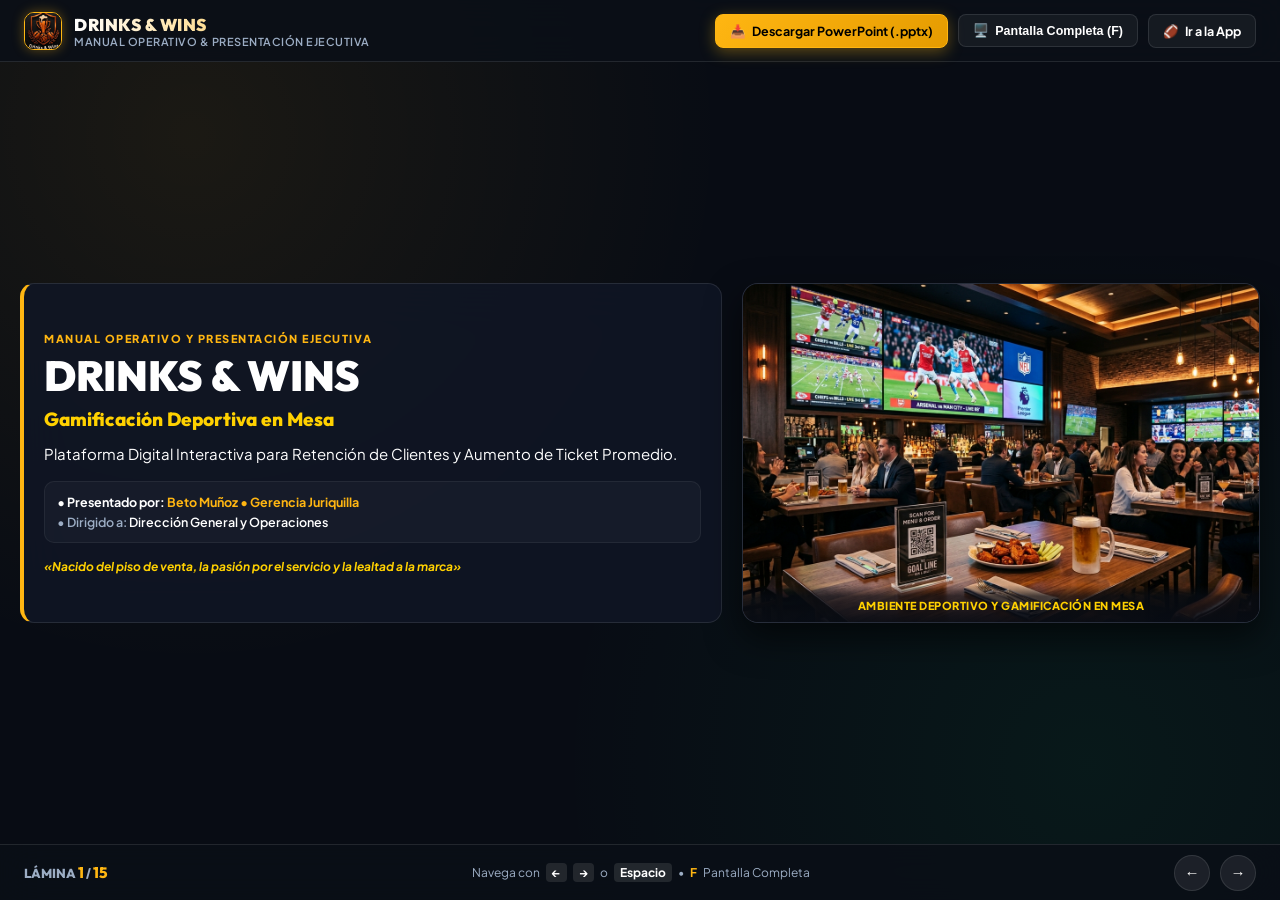
<file: presentacion.html>
<!DOCTYPE html>
<html lang="es">
<head>
  <meta charset="UTF-8">
  <meta name="viewport" content="width=device-width, initial-scale=1.0, maximum-scale=1.0, user-scalable=no">
  <title>Drinks & Wins • Manual Operativo y Presentación Ejecutiva</title>
  <link rel="preconnect" href="https://fonts.googleapis.com">
  <link rel="preconnect" href="https://fonts.gstatic.com" crossorigin>
  <link href="https://fonts.googleapis.com/css2?family=Outfit:wght@400;600;700;800;900&family=Plus+Jakarta+Sans:wght@400;500;600;700;800&display=swap" rel="stylesheet">

  <style>
    :root {
      --bg-dark: #080C14;
      --bg-gradient: radial-gradient(circle at 15% 15%, rgba(255, 182, 18, 0.08) 0%, transparent 40%),
                         radial-gradient(circle at 85% 85%, rgba(0, 230, 118, 0.06) 0%, transparent 40%),
                         #080C14;
      --card-bg: rgba(16, 23, 38, 0.82);
      --card-inner: rgba(24, 33, 53, 0.9);
      --border: rgba(255, 255, 255, 0.1);
      --border-focus: rgba(255, 182, 18, 0.45);
      --gold: #FFB612;
      --gold-bright: #FFD100;
      --gold-glow: rgba(255, 182, 18, 0.35);
      --orange: #FF5722;
      --green: #00E676;
      --blue: #00B0FF;
      --text-main: #FFFFFF;
      --text-muted: #9CADC4;
      --font-display: 'Outfit', sans-serif;
      --font-body: 'Plus Jakarta Sans', sans-serif;
    }

    * {
      box-sizing: border-box;
      margin: 0;
      padding: 0;
    }

    body {
      background: var(--bg-gradient);
      color: var(--text-main);
      font-family: var(--font-body);
      min-height: 100vh;
      overflow-x: hidden;
      display: flex;
      flex-direction: column;
      -webkit-font-smoothing: antialiased;
    }

    /* Top Bar */
    .top-bar {
      height: 62px;
      background: rgba(11, 15, 23, 0.88);
      backdrop-filter: blur(20px);
      border-bottom: 1px solid var(--border);
      display: flex;
      align-items: center;
      justify-content: space-between;
      padding: 0 24px;
      position: sticky;
      top: 0;
      z-index: 1000;
    }

    .brand-group {
      display: flex;
      align-items: center;
      gap: 12px;
    }

    .brand-logo {
      width: 38px;
      height: 38px;
      border-radius: 10px;
      border: 1.5px solid var(--gold);
      object-fit: cover;
      box-shadow: 0 0 12px var(--gold-glow);
    }

    .brand-title {
      font-family: var(--font-display);
      font-size: 17px;
      font-weight: 900;
      letter-spacing: 0.5px;
      background: linear-gradient(90deg, #FFFFFF, var(--gold));
      -webkit-background-clip: text;
      -webkit-text-fill-color: transparent;
    }

    .brand-sub {
      font-size: 11px;
      color: var(--text-muted);
      font-weight: 600;
      text-transform: uppercase;
      letter-spacing: 0.5px;
    }

    .top-actions {
      display: flex;
      gap: 10px;
      align-items: center;
    }

    .btn-top {
      padding: 8px 14px;
      border-radius: 8px;
      font-size: 12.5px;
      font-weight: 700;
      text-decoration: none;
      display: inline-flex;
      align-items: center;
      gap: 6px;
      cursor: pointer;
      transition: all 0.25s ease;
      border: 1px solid var(--border);
      background: rgba(255, 255, 255, 0.05);
      color: #fff;
    }

    .btn-top:hover {
      background: rgba(255, 255, 255, 0.12);
      border-color: var(--gold);
      transform: translateY(-1px);
    }

    .btn-gold {
      background: linear-gradient(135deg, var(--gold), #e59b00);
      color: #000;
      border-color: var(--gold);
      box-shadow: 0 4px 15px var(--gold-glow);
    }

    .btn-gold:hover {
      background: linear-gradient(135deg, var(--gold-bright), var(--gold));
      color: #000;
      box-shadow: 0 6px 20px var(--gold-glow);
    }

    /* Deck Container */
    .deck-container {
      flex: 1;
      position: relative;
      display: flex;
      align-items: center;
      justify-content: center;
      padding: 24px 20px 80px 20px;
      max-width: 1360px;
      margin: 0 auto;
      width: 100%;
    }

    .slide {
      display: none;
      width: 100%;
      opacity: 0;
      transform: translateY(12px) scale(0.99);
      transition: opacity 0.35s ease, transform 0.35s ease;
    }

    .slide.active {
      display: block;
      opacity: 1;
      transform: translateY(0) scale(1);
    }

    /* Typography & Tags */
    .slide-tag {
      font-size: 11px;
      font-weight: 800;
      letter-spacing: 1.5px;
      color: var(--gold);
      text-transform: uppercase;
      margin-bottom: 6px;
      display: inline-block;
    }

    .slide-title {
      font-family: var(--font-display);
      font-size: clamp(23px, 2.8vw, 34px);
      font-weight: 900;
      line-height: 1.2;
      color: #fff;
      margin-bottom: 6px;
    }

    .slide-desc {
      font-size: clamp(13px, 1.25vw, 14.5px);
      color: var(--text-muted);
      line-height: 1.5;
      max-width: 900px;
      margin-bottom: 16px;
    }

    /* Modern Grid Layouts */
    .grid-split {
      display: grid;
      grid-template-columns: 1.15fr 0.85fr;
      gap: 20px;
      align-items: stretch;
      width: 100%;
    }

    @media (max-width: 980px) {
      .grid-split {
        grid-template-columns: 1fr;
      }
    }

    .grid-3 {
      display: grid;
      grid-template-columns: repeat(3, 1fr);
      gap: 16px;
      width: 100%;
    }

    @media (max-width: 860px) {
      .grid-3 {
        grid-template-columns: 1fr;
      }
    }

    .grid-4 {
      display: grid;
      grid-template-columns: repeat(4, 1fr);
      gap: 14px;
      width: 100%;
    }

    @media (max-width: 900px) {
      .grid-4 {
        grid-template-columns: repeat(2, 1fr);
      }
    }

    @media (max-width: 520px) {
      .grid-4 {
        grid-template-columns: 1fr;
      }
    }

    /* Cards */
    .card {
      background: var(--card-bg);
      backdrop-filter: blur(25px);
      border: 1px solid var(--border);
      border-radius: 14px;
      padding: 18px 20px;
      transition: border-color 0.25s, box-shadow 0.25s, transform 0.25s;
    }

    .card:hover {
      border-color: var(--border-focus);
      box-shadow: 0 10px 30px rgba(0,0,0,0.5);
      transform: translateY(-2px);
    }

    .card-title {
      font-family: var(--font-display);
      font-size: 15.5px;
      font-weight: 800;
      color: #fff;
      margin-bottom: 6px;
    }

    .card-text {
      font-size: 12.5px;
      color: var(--text-muted);
      line-height: 1.55;
    }

    /* Step Boxes */
    .step-box {
      border-left: 3.5px solid var(--gold);
      background: rgba(255, 255, 255, 0.03);
      padding: 10px 14px;
      border-radius: 0 10px 10px 0;
      margin-bottom: 9px;
    }
    .step-box-orange { border-left-color: var(--orange); }
    .step-box-green { border-left-color: var(--green); }
    .step-box-blue { border-left-color: var(--blue); }

    .step-title {
      font-family: var(--font-display);
      font-size: 12.5px;
      font-weight: 800;
      color: var(--gold);
      margin-bottom: 3px;
      text-transform: uppercase;
      letter-spacing: 0.5px;
    }

    /* Framed Picture Container */
    .photo-frame {
      background: rgba(16, 23, 38, 0.9);
      border: 1.5px solid var(--border);
      border-radius: 16px;
      overflow: hidden;
      box-shadow: 0 15px 35px rgba(0,0,0,0.6);
      display: flex;
      flex-direction: column;
      position: relative;
      height: 100%;
      min-height: 340px;
      max-height: 490px;
      transition: all 0.3s ease;
    }

    .photo-frame:hover {
      border-color: var(--gold);
      box-shadow: 0 20px 45px rgba(0,0,0,0.8), 0 0 25px var(--gold-glow);
    }

    .photo-frame img {
      width: 100%;
      height: 100%;
      object-fit: cover;
      display: block;
      transition: transform 0.4s ease;
    }

    .photo-frame:hover img {
      transform: scale(1.02);
    }

    .photo-frame-contain img {
      object-fit: contain;
      background: #000;
      padding: 8px;
    }

    .photo-caption {
      position: absolute;
      bottom: 0;
      left: 0;
      right: 0;
      background: linear-gradient(0deg, rgba(8, 12, 20, 0.95) 0%, rgba(8, 12, 20, 0.7) 70%, transparent 100%);
      padding: 14px 16px 10px 16px;
      font-size: 11px;
      font-weight: 800;
      color: var(--gold-bright);
      text-align: center;
      letter-spacing: 0.5px;
      text-transform: uppercase;
    }

    /* Stat Box */
    .stat-box {
      background: linear-gradient(145deg, rgba(255, 182, 18, 0.08) 0%, rgba(16, 23, 38, 0.9) 100%);
      border: 1.5px solid rgba(255, 182, 18, 0.25);
      border-radius: 14px;
      padding: 18px 14px;
      text-align: center;
    }
    .stat-number {
      font-family: var(--font-display);
      font-size: 34px;
      font-weight: 900;
      color: var(--gold);
      line-height: 1;
      margin-bottom: 4px;
    }
    .stat-label {
      font-size: 10.5px;
      font-weight: 800;
      text-transform: uppercase;
      letter-spacing: 0.8px;
      color: #fff;
      margin-bottom: 4px;
    }
    .stat-desc {
      font-size: 11px;
      color: var(--text-muted);
      line-height: 1.35;
    }

    /* Badges */
    .badge {
      display: inline-flex;
      align-items: center;
      gap: 6px;
      padding: 5px 12px;
      border-radius: 20px;
      font-size: 11.5px;
      font-weight: 800;
      border: 1px solid transparent;
    }
    .badge-gold { background: rgba(255, 182, 18, 0.12); color: var(--gold); border-color: rgba(255, 182, 18, 0.3); }
    .badge-green { background: rgba(0, 230, 118, 0.12); color: var(--green); border-color: rgba(0, 230, 118, 0.3); }
    .badge-orange { background: rgba(255, 87, 34, 0.12); color: var(--orange); border-color: rgba(255, 87, 34, 0.3); }
    .badge-blue { background: rgba(0, 176, 255, 0.12); color: var(--blue); border-color: rgba(0, 176, 255, 0.3); }

    /* Bottom Navigation Bar */
    .bottom-bar {
      position: fixed;
      bottom: 0;
      left: 0;
      right: 0;
      height: 56px;
      background: rgba(11, 15, 23, 0.9);
      backdrop-filter: blur(20px);
      border-top: 1px solid var(--border);
      display: flex;
      align-items: center;
      justify-content: space-between;
      padding: 0 24px;
      z-index: 1000;
    }

    .progress-bar {
      position: absolute;
      top: 0;
      left: 0;
      height: 3px;
      background: var(--gold);
      transition: width 0.3s ease;
      box-shadow: 0 0 10px var(--gold);
    }

    .slide-counter {
      font-family: var(--font-display);
      font-size: 13px;
      font-weight: 800;
      color: var(--text-muted);
    }
    .slide-counter span { color: var(--gold); font-size: 15px; }

    .btn-nav {
      background: rgba(255, 255, 255, 0.08);
      border: 1px solid var(--border);
      color: #fff;
      width: 36px;
      height: 36px;
      border-radius: 50%;
      display: flex;
      align-items: center;
      justify-content: center;
      font-size: 15px;
      cursor: pointer;
      transition: all 0.2s;
    }
    .btn-nav:hover {
      background: var(--gold);
      color: #000;
      border-color: var(--gold);
      transform: scale(1.06);
    }
  </style>
</head>
<body>

  <!-- Top Bar -->
  <header class="top-bar">
    <div class="brand-group">
      <img src="img/logo.jpg" alt="Logo" class="brand-logo" onerror="this.src='https://via.placeholder.com/40'"/>
      <div>
        <div class="brand-title">DRINKS & WINS</div>
        <div class="brand-sub">Manual Operativo & Presentación Ejecutiva</div>
      </div>
    </div>

    <div class="top-actions">
      <a href="Drinks_and_Wins_Presentacion_Ejecutiva.pptx" download class="btn-top btn-gold">
        <span>📥</span> Descargar PowerPoint (.pptx)
      </a>
      <button class="btn-top" onclick="toggleFullscreen()" id="btnFullscreen">
        <span>🖥️</span> Pantalla Completa (F)
      </button>
      <a href="index.html" class="btn-top">
        <span>🏈</span> Ir a la App
      </a>
    </div>
  </header>

  <!-- Deck Slides Container -->
  <main class="deck-container" id="deck">

    <!-- LÁMINA 1: PORTADA EJECUTIVA -->
    <section class="slide active" data-index="1">
      <div class="grid-split">
        <div class="card" style="border-left: 4px solid var(--gold); display:flex; flex-direction:column; justify-content:center;">
          <span class="slide-tag">MANUAL OPERATIVO Y PRESENTACIÓN EJECUTIVA</span>
          <h1 class="slide-title" style="font-size: clamp(26px, 3.5vw, 42px); margin-bottom: 6px;">
            DRINKS & WINS
          </h1>
          <h3 style="font-family:var(--font-display); font-size:19px; color:var(--gold-bright); margin-bottom:12px; font-weight:800;">
            Gamificación Deportiva en Mesa
          </h3>
          <p class="slide-desc" style="font-size: 15px; color: #fff; margin-bottom: 16px;">
            Plataforma Digital Interactiva para Retención de Clientes y Aumento de Ticket Promedio.
          </p>

          <div style="background:rgba(255,255,255,0.03); border-radius:10px; padding:12px; margin-bottom:16px; border:1px solid rgba(255,255,255,0.06);">
            <p style="font-size:12.5px; color:#fff; font-weight:700; margin-bottom:4px;">
              • Presentado por: <span style="color:var(--gold);">Beto Muñoz • Gerencia Juriquilla</span>
            </p>
            <p style="font-size:12.5px; color:var(--text-muted); font-weight:600;">
              • Dirigido a: <span style="color:#fff;">Dirección General y Operaciones</span>
            </p>
          </div>

          <p style="font-size:12px; color:var(--gold-bright); font-style:italic; font-weight:700;">
            «Nacido del piso de venta, la pasión por el servicio y la lealtad a la marca»
          </p>
        </div>

        <div class="photo-frame">
          <img src="img/presentation/sports_bar_atmosphere.jpg" alt="Ambiente Sports Bar" />
          <div class="photo-caption">Ambiente Deportivo y Gamificación en Mesa</div>
        </div>
      </div>
    </section>

    <!-- LÁMINA 2: EL CORAZÓN DEL PROYECTO (HISTORIA REAL) -->
    <section class="slide" data-index="2">
      <span class="slide-tag">HISTORIA REAL • MOTIVACIÓN Y PROPÓSITO</span>
      <h2 class="slide-title">El Corazón del Proyecto (Historia Real)</h2>
      <p class="slide-desc" style="color:var(--gold-bright); font-weight:700; font-size:14px; margin-bottom:12px;">
        ❤️ «Mi objetivo siempre fue intentar que el cliente estuviera contento: aún si su equipo pierde o si el partido está aburrido. Al ser humano le gusta competir por naturaleza.»
      </p>

      <div class="grid-split">
        <div>
          <div class="card" style="border-left: 3.5px solid var(--gold); margin-bottom:10px;">
            <h4 class="card-title" style="color:var(--gold);">🍺 El Origen en la Barra</h4>
            <p class="card-text">
              Nació cuando era barman en Álamos. Empecé inventando quinielas y dinámicas en hojas de papel entre mesas. De repente, la gente no solo veía la tele: convivían, gritaban y pedían más rondas de cerveza y alitas.
            </p>
          </div>

          <div class="card" style="border-left: 3.5px solid var(--orange); margin-bottom:10px;">
            <h4 class="card-title" style="color:var(--orange);">💬 Clientes Agradecidos</h4>
            <p class="card-text">
              Esas dinámicas crearon clientes tan fieles que hasta hoy me ven en la calle en Querétaro y me dicen: <b>«¡Beto, qué onda! ¿Para cuándo otra quiniela o trivia?»</b>. Gracias a ellos y a sus propinas he sacado adelante a mi familia.
            </p>
          </div>

          <div class="card" style="border-left: 3.5px solid var(--green);">
            <h4 class="card-title" style="color:var(--green);">💡 De la Barra a la Innovación</h4>
            <p class="card-text">
              No soy programador ni diseñador gráfico; soy alguien que cree firmemente en esta marca y en su gente tras años de vivirla todos los días. Esa misma convicción me llevó a aprender por mi cuenta y crear herramientas para sumar al negocio y llevar la experiencia del cliente a otro nivel.
            </p>
          </div>
        </div>

        <div class="photo-frame">
          <img src="img/presentation/friendly_bartender_hero.jpg" alt="Beto Muñoz Barman" />
          <div class="photo-caption">Beto Muñoz • De la Barra a la Innovación en Piso</div>
        </div>
      </div>
    </section>

    <!-- LÁMINA 3: EL RETO OPERATIVO Y LA SOLUCIÓN AUTÓNOMA AL 80% -->
    <section class="slide" data-index="3">
      <span class="slide-tag">OPERACIÓN EFICIENTE • TECNOLOGÍA EN PISO</span>
      <h2 class="slide-title">El Reto Operativo y la Solución Autónoma al 80%</h2>
      <p class="slide-desc">
        La transición de una barra pequeña a la operación general de un restaurante grande exigió automatización con IA y ESPN.
      </p>

      <div class="grid-split">
        <div>
          <div class="card" style="border-left: 3.5px solid var(--orange); margin-bottom:12px;">
            <h3 class="card-title" style="color:var(--orange);">⚖️ El Reto Operativo en Juriquilla</h3>
            <p class="card-text">
              En Álamos estaba en la barra; en Juriquilla la prioridad es la operación integral: cocina, tiempos de servicio, mesas y auditorías. No se puede descuidar el piso para repartir hojas de papel.
            </p>
          </div>

          <div class="card" style="border-left: 3.5px solid var(--green);">
            <h3 class="card-title" style="color:var(--green);">🤖 La Solución Autónoma al 80%</h3>
            <div class="step-box step-box-green" style="margin-bottom:8px;">
              <div class="step-title">Carga en segundos con IA e ESPN</div>
              <div style="font-size:11.5px; color:var(--text-muted);">Las jornadas y partidos se sincronizan solos mediante APIs sin captura manual.</div>
            </div>
            <div class="step-box step-box-green" style="margin-bottom:8px;">
              <div class="step-title">Resultados y puntos en vivo</div>
              <div style="font-size:11.5px; color:var(--text-muted);">La plataforma liquida marcadores oficiales en tiempo real.</div>
            </div>
            <div class="step-box step-box-green">
              <div class="step-title">Cero distracción del personal</div>
              <div style="font-size:11.5px; color:var(--text-muted);">El equipo de servicio se enfoca al 100% en atender comandas y consentir a la mesa.</div>
            </div>
          </div>
        </div>

        <div class="photo-frame">
          <img src="img/presentation/sports_bar_atmosphere.jpg" alt="Operación Eficiente" />
          <div class="photo-caption">Operación Eficiente sin Carga Administrativa en Piso</div>
        </div>
      </div>
    </section>

    <!-- LÁMINA 4: EXPERIENCIA DEL CLIENTE (ONBOARDING EN 15 SEGUNDOS) -->
    <section class="slide" data-index="4">
      <span class="slide-tag">EXPERIENCIA DEL CLIENTE • ONBOARDING</span>
      <h2 class="slide-title">Experiencia del Cliente (Onboarding en 15 Segundos)</h2>
      <p class="slide-desc">
        Flujo diseñado para que cualquier comensal comience a jugar en menos de 15 segundos sin fricciones tecnológicas.
      </p>

      <div class="grid-split">
        <div>
          <div class="card" style="border-left:3.5px solid var(--gold); margin-bottom:8px;">
            <span style="color:var(--gold); font-size:11px; font-weight:900;">PASO 1</span>
            <h4 style="color:#fff; font-size:13.5px; margin:2px 0 4px 0;">Escaneo Inmediato</h4>
            <p class="card-text" style="font-size:11.5px;">El cliente escanea el QR en el acrílico de la mesa. Cero descargas de tiendas de apps (abre directo como PWA en Safari/Chrome).</p>
          </div>

          <div class="card" style="border-left:3.5px solid var(--orange); margin-bottom:8px;">
            <span style="color:var(--orange); font-size:11px; font-weight:900;">PASO 2</span>
            <h4 style="color:#fff; font-size:13.5px; margin:2px 0 4px 0;">Registro con 1 Toque</h4>
            <p class="card-text" style="font-size:11.5px;">Ingreso ágil con cuenta de Google o nombre y celular.</p>
          </div>

          <div class="card" style="border-left:3.5px solid var(--green); margin-bottom:8px;">
            <span style="color:var(--green); font-size:11px; font-weight:900;">PASO 3</span>
            <h4 style="color:#fff; font-size:13.5px; margin:2px 0 4px 0;">Asignación de Mesa y Mesero</h4>
            <p class="card-text" style="font-size:11.5px;">Selecciona su número de mesa y quién lo atiende (esto garantiza que los premios lleguen al comensal exacto y premia la atención del mesero).</p>
          </div>

          <div class="card" style="border-left:3.5px solid var(--blue);">
            <span style="color:var(--blue); font-size:11px; font-weight:900;">PASO 4</span>
            <h4 style="color:#fff; font-size:13.5px; margin:2px 0 4px 0;">Acceso Permanente</h4>
            <p class="card-text" style="font-size:11.5px;">Opción de «Agregar a Pantalla de Inicio» para jugar en visitas recurrentes.</p>
          </div>
        </div>

        <div class="photo-frame">
          <img src="img/presentation/waiter_qr_service.jpg" alt="QR en Mesa" />
          <div class="photo-caption">QR en Acrílico de Mesa + Pantalla del Comensal</div>
        </div>
      </div>
    </section>

    <!-- LÁMINA 5: CENTRO DE CONTROL MAESTRO (ADMIN.HTML) -->
    <section class="slide" data-index="5">
      <span class="slide-tag">CONTROL OPERATIVO • PANEL DEL GERENTE</span>
      <h2 class="slide-title">Centro de Control Maestro (admin.html)</h2>
      <p class="slide-desc">
        Vista general del panel de administración del gerente con todas las herramientas de control centralizadas.
      </p>

      <div class="grid-split">
        <div>
          <div class="card" style="margin-bottom:10px; border-left:3.5px solid var(--gold);">
            <h4 class="card-title" style="color:var(--gold);">• Menú Superior de Juegos</h4>
            <p class="card-text">Pestañas directas para Grids, Quinielas, Survivor, First Striker, Trivia y Bingo.</p>
          </div>

          <div class="card" style="margin-bottom:10px; border-left:3.5px solid var(--green);">
            <h4 class="card-title" style="color:var(--green);">• Switch Maestro «⚡ Auto-Aprobar»</h4>
            <div style="font-size:12px; color:var(--text-muted); line-height:1.5;">
              <p><b>ON:</b> Comensales entran directo al escanear.</p>
              <p><b>OFF:</b> Clientes quedan en lista de espera hasta que el mesero valide consumo en mesa.</p>
            </div>
          </div>

          <div class="card" style="margin-bottom:10px; border-left:3.5px solid var(--blue);">
            <h4 class="card-title" style="color:var(--blue);">• Selector Multitienda</h4>
            <p class="card-text">Switch rápido para operar Juriquilla, Álamos o Paseo Querétaro de manera independiente.</p>
          </div>

          <div class="card" style="border-left:3.5px solid var(--orange);">
            <h4 class="card-title" style="color:var(--orange);">• Scorebug Oficial ESPN</h4>
            <p class="card-text">Reloj, cuarto y marcador en tiempo real conectado al satélite deportivo.</p>
          </div>
        </div>

        <div class="photo-frame photo-frame-contain">
          <img src="img/presentation/admin_panel_grids.png" alt="admin.html Dashboard" />
          <div class="photo-caption">admin.html: Centro de Control Maestro para Gerentes</div>
        </div>
      </div>
    </section>

    <!-- LÁMINA 6: JUEGO 1 — FOOTBALL GRIDS (100 CASILLAS NFL) -->
    <section class="slide" data-index="6">
      <span class="slide-tag">JUEGOS • FOOTBALL GRIDS</span>
      <h2 class="slide-title">Juego 1 — Football Grids (100 Casillas NFL)</h2>
      <p class="slide-desc">
        Tablero clásico de 100 casillas digitalizado con 4 oportunidades de ganar por partido.
      </p>

      <div class="grid-split">
        <div>
          <div class="card" style="border-left:3.5px solid var(--gold); margin-bottom:8px;">
            <h4 class="card-title" style="color:var(--gold);">⚙️ Cómo se Crea (Admin en 30s)</h4>
            <p class="card-text" style="font-size:11.5px;">
              1. En admin.html, seleccionar liga NFL y pulsar 🔍 Buscar Partidos.<br>
              2. Seleccionar el juego y presionar Crear Grid.<br>
              3. Antes del kickoff pulsar 🔒 Bloquear, luego 🎲 Generar Números (baraja 0 al 9 en ejes X e Y) y 👁️ Mostrar Números.
            </p>
          </div>

          <div class="card" style="border-left:3.5px solid var(--orange); margin-bottom:8px;">
            <h4 class="card-title" style="color:var(--orange);">📱 Cómo se Juega (Comensal)</h4>
            <p class="card-text" style="font-size:11.5px;">
              El cliente toca en su celular las casillas que desea apartar en la cuadrícula 10x10; quedan marcadas con su nombre.
            </p>
          </div>

          <div class="card" style="border-left:3.5px solid var(--green); margin-bottom:8px;">
            <h4 class="card-title" style="color:var(--green);">🏆 Cómo se Gana</h4>
            <p class="card-text" style="font-size:11.5px;">
              Al final de cada cuarto (1Q, Medio Tiempo, 3Q y Final), la app toma el último dígito del marcador oficial. La casilla donde se cruzan los números brilla en dorado y notifica al comensal en su pantalla.
            </p>
          </div>

          <div class="card" style="border-left:3.5px solid var(--blue);">
            <h4 class="card-title" style="color:var(--blue);">💡 Propuesta de Premios</h4>
            <p class="card-text" style="font-size:11.5px;">
              4 ganadores por partido (1Q: Botana / Halftime: Ronda o tarro de cerveza / 3Q: Orden de boneless / Final: Certificado de regalo o cortesía estelar).
            </p>
          </div>
        </div>

        <div class="photo-frame photo-frame-contain">
          <img src="img/promo/tarjeta_2_vive_la_nfl.png" alt="Tablero Grids NFL" />
          <div class="photo-caption">Tablero de 100 Casillas NFL y Premios por Cuarto</div>
        </div>
      </div>
    </section>

    <!-- LÁMINA 7: JUEGO 2 — QUINIELAS & PICK’EM DEPORTIVO -->
    <section class="slide" data-index="7">
      <span class="slide-tag">JUEGOS • QUINIELAS & PICK'EM</span>
      <h2 class="slide-title">Juego 2 — Quinielas & Pick’EM Deportivo</h2>
      <p class="slide-desc">
        Tarjetas de partidos y Tabla de Posiciones en Vivo con evaluación automática oficial de ESPN.
      </p>

      <div class="grid-split">
        <div>
          <div class="card" style="border-left:3.5px solid var(--gold); margin-bottom:8px;">
            <h4 class="card-title" style="color:var(--gold);">⚙️ Cómo se Crea (Admin en 45s)</h4>
            <p class="card-text" style="font-size:11.5px;">
              1. Asignar nombre (ej. «Liga MX Jornada 8 Juriquilla»).<br>
              2. Seleccionar deporte y rango de fechas (7 a 30 días) y pulsar 🔍 Buscar Partidos. Importa escudos y horarios de ESPN en bloque.<br>
              3. Clic en Crear Quiniela y pulsar 🔒 Bloquear al iniciar el primer partido.
            </p>
          </div>

          <div class="card" style="border-left:3.5px solid var(--orange); margin-bottom:8px;">
            <h4 class="card-title" style="color:var(--orange);">📱 Cómo se Juega (Comensal)</h4>
            <p class="card-text" style="font-size:11.5px;">
              Ingresa sus pronósticos (marcador exacto o ganador simple). Sigue la Tabla de Posiciones en Vivo viendo cómo sube en el ranking jugada a jugada.
            </p>
          </div>

          <div class="card" style="border-left:3.5px solid var(--green); margin-bottom:8px;">
            <h4 class="card-title" style="color:var(--green);">🏆 Cómo se Gana</h4>
            <p class="card-text" style="font-size:11.5px;">
              • 🟩 <b>+3 Puntos:</b> Marcador exacto (tarjeta verde esmeralda).<br>
              • 🟨 <b>+1 Punto:</b> Acierto al ganador (medalla dorada).<br>
              Al concluir la jornada, 🔄 Sincronizar ESPN evalúa la tabla y corona automáticamente el podio (1°, 2° y 3° lugar).
            </p>
          </div>

          <div class="card" style="border-left:3.5px solid var(--blue);">
            <h4 class="card-title" style="color:var(--blue);">💡 Propuesta Comercial</h4>
            <p class="card-text" style="font-size:11.5px;">
              El premio mayor se entrega como cupón canjeable de lunes a jueves, garantizando aforo entre semana.
            </p>
          </div>
        </div>

        <div class="photo-frame photo-frame-contain">
          <img src="img/presentation/quiniela_live_badges.png" alt="Puntuación Verde y Dorado" />
          <div class="photo-caption">Tarjetas de Pronóstico y Puntuación Verde (+3) y Oro (+1)</div>
        </div>
      </div>
    </section>

    <!-- LÁMINA 8: JUEGO 3 — SURVIVOR MULTI-SEMANA (RETENCIÓN TOTAL) -->
    <section class="slide" data-index="8">
      <span class="slide-tag">JUEGOS • SURVIVOR</span>
      <h2 class="slide-title">Juego 3 — Survivor Multi-Semana (Retención Total)</h2>
      <p class="slide-desc">
        Panel de Sobrevivientes Activos vs. Eliminados que garantiza clientes fieles cada domingo.
      </p>

      <div class="grid-split">
        <div>
          <div class="card" style="border-left:3.5px solid var(--gold); margin-bottom:8px;">
            <h4 class="card-title" style="color:var(--gold);">⚙️ Cómo se Crea (Admin)</h4>
            <p class="card-text" style="font-size:11.5px;">
              1. Clic en ➕ Crear Nuevo Survivor (ej. «Survivor NFL Temporada Regular»).<br>
              2. Cada semana se bloquea antes de los partidos.<br>
              3. Al terminar la semana, pulsar ⚡ Evaluar Survivor con ESPN: la app contrasta marcadores y elimina automáticamente a quienes fallaron.
            </p>
          </div>

          <div class="card" style="border-left:3.5px solid var(--orange); margin-bottom:8px;">
            <h4 class="card-title" style="color:var(--orange);">📱 Cómo se Juega (Comensal)</h4>
            <p class="card-text" style="font-size:11.5px;">
              • <b>Regla de Oro:</b> Elige un equipo por semana. Si gana, avanzas; si empata o pierde, quedas ELIMINADO.<br>
              • <b>No Repetición:</b> No puedes volver a seleccionar a un equipo que ya utilizaste en semanas anteriores.
            </p>
          </div>

          <div class="card" style="border-left:3.5px solid var(--green); margin-bottom:8px;">
            <h4 class="card-title" style="color:var(--green);">🏆 Cómo se Gana</h4>
            <p class="card-text" style="font-size:11.5px;">
              Gana el último comensal que sobreviva al corte final de las semanas.
            </p>
          </div>

          <div class="card" style="border-left:3.5px solid var(--blue);">
            <h4 class="card-title" style="color:var(--blue);">💡 Propuesta Comercial</h4>
            <p class="card-text" style="font-size:11.5px;">
              Genera un compromiso semanal donde los sobrevivientes regresan cada domingo al restaurante para no perderse a su equipo.
            </p>
          </div>
        </div>

        <div class="photo-frame photo-frame-contain">
          <img src="img/presentation/survivor_view.png" alt="Survivor Activos vs Eliminados" />
          <div class="photo-caption">Panel de Sobrevivientes Activos vs Eliminados</div>
        </div>
      </div>
    </section>

    <!-- LÁMINA 9: JUEGO 4 — FIRST STRIKER WINS (EL MINUTO DEL PRIMER GOL) -->
    <section class="slide" data-index="9">
      <span class="slide-tag">JUEGOS • FIRST STRIKER WINS</span>
      <h2 class="slide-title">Juego 4 — First Striker Wins (El Minuto del Primer Gol)</h2>
      <p class="slide-desc">
        Planilla de bloques de tiempo y botón de detección en vivo para premiar al arranque del partido.
      </p>

      <div class="grid-split">
        <div>
          <div class="card" style="border-left:3.5px solid var(--gold); margin-bottom:8px;">
            <h4 class="card-title" style="color:var(--gold);">⚙️ Cómo se Crea (Admin en 15s)</h4>
            <p class="card-text" style="font-size:11.5px;">
              En un partido de fútbol (Liga MX, Champions, Clásicos), presionar Crear Juego Minuto del Gol. Genera los bloques automáticos: 0-15', 16-30', 31-45', 46-60', 61-75', 76-90' y Sin Gol.
            </p>
          </div>

          <div class="card" style="border-left:3.5px solid var(--orange); margin-bottom:8px;">
            <h4 class="card-title" style="color:var(--orange);">📱 Cómo se Juega (Comensal)</h4>
            <p class="card-text" style="font-size:11.5px;">
              El cliente elige el bloque en el que caerá el primer gol antes del silbatazo inicial. No requiere esperar 90 minutos para festejar.
            </p>
          </div>

          <div class="card" style="border-left:3.5px solid var(--green); margin-bottom:8px;">
            <h4 class="card-title" style="color:var(--green);">🏆 Cómo se Gana</h4>
            <p class="card-text" style="font-size:11.5px;">
              Al caer el gol, pulsar ⚡ Detectar 1er Gol en Vivo (ESPN). Si el gol cae al minuto 12, gana la mesa con el bloque 0-15'. (Aplica regla de cercanía si nadie lo tenía).
            </p>
          </div>

          <div class="card" style="border-left:3.5px solid var(--blue);">
            <h4 class="card-title" style="color:var(--blue);">💡 Propuesta Comercial</h4>
            <p class="card-text" style="font-size:11.5px;">
              Entrega un premio rápido (shots, papas) al arranque del juego. Ganar temprano pone de excelente humor a la mesa y detona consumo en cascada durante el resto del partido.
            </p>
          </div>
        </div>

        <div class="photo-frame photo-frame-contain">
          <img src="img/presentation/first_striker_board.png" alt="Planilla First Striker" />
          <div class="photo-caption">Planilla de Bloques de 15 Minutos y Detección ESPN</div>
        </div>
      </div>
    </section>

    <!-- LÁMINA 10: JUEGO 5 — TRIVIA DEPORTIVA EN VIVO CON IA -->
    <section class="slide" data-index="10">
      <span class="slide-tag">JUEGOS • TRIVIA CON IA</span>
      <h2 class="slide-title">Juego 5 — Trivia Deportiva en Vivo con IA</h2>
      <p class="slide-desc">
        Pantalla proyectada de TV con QR/PIN y botones en celular para encender el medio tiempo.
      </p>

      <div class="grid-split">
        <div>
          <div class="card" style="border-left:3.5px solid var(--gold); margin-bottom:8px;">
            <h4 class="card-title" style="color:var(--gold);">⚙️ Cómo se Crea (Admin en 10s con IA)</h4>
            <p class="card-text" style="font-size:11.5px;">
              1. Clic en ✨ Crear Trivia con IA, teclear el tema (ej. «Clásico Nacional» o «Super Bowl»). Gemini genera de 5 a 10 preguntas con respuestas verificadas.<br>
              2. Clic en 🖥️ Abrir Pantalla de TV para proyectar el PIN y QR gigante en las pantallas del restaurante.
            </p>
          </div>

          <div class="card" style="border-left:3.5px solid var(--orange); margin-bottom:8px;">
            <h4 class="card-title" style="color:var(--orange);">📱 Cómo se Juega (Comensal)</h4>
            <p class="card-text" style="font-size:11.5px;">
              El cliente ingresa con el PIN desde su mesa; su celular muestra 4 botones de colores y un temporizador de 15 segundos. Bonifica por acierto y velocidad.
            </p>
          </div>

          <div class="card" style="border-left:3.5px solid var(--green); margin-bottom:8px;">
            <h4 class="card-title" style="color:var(--green);">🏆 Cómo se Gana</h4>
            <p class="card-text" style="font-size:11.5px;">
              El gerente presiona 🏆 Revelar Podio Final y las pantallas del restaurante proyectan a los 3 ganadores con fuegos artificiales digitales.
            </p>
          </div>

          <div class="card" style="border-left:3.5px solid var(--blue);">
            <h4 class="card-title" style="color:var(--blue);">💡 Propuesta Comercial</h4>
            <p class="card-text" style="font-size:11.5px;">
              Activa los medios tiempos de los partidos (momento muerto donde suele caer el consumo) manteniendo a la gente atenta y pidiendo rondas extra.
            </p>
          </div>
        </div>

        <div class="photo-frame photo-frame-contain">
          <img src="img/presentation/screenshot_podium_standings.png" alt="Podio de TV Trivia" />
          <div class="photo-caption">Pantalla Proyectada de TV y Podio de Ganadores</div>
        </div>
      </div>
    </section>

    <!-- LÁMINA 11: HERRAMIENTAS ADICIONALES — GAMEDAY BINGO Y MARKETING -->
    <section class="slide" data-index="11">
      <span class="slide-tag">HERRAMIENTAS • BINGO & MARKETING</span>
      <h2 class="slide-title">Lámina 11: Herramientas Adicionales — GameDay Bingo y Marketing</h2>
      <p class="slide-desc">
        Cartón interactivo 5x5 y módulo generador de banners de difusión para WhatsApp e Instagram.
      </p>

      <div class="grid-split">
        <div>
          <div class="card" style="border-left:3.5px solid var(--gold); margin-bottom:12px;">
            <h4 class="card-title" style="color:var(--gold);">🎯 GameDay Bingo (Cartón 5x5)</h4>
            <p class="card-text">
              Casillas con sucesos reales (Touchdown largo, Gol de tiro libre, VAR, Tarjeta roja). Se valida con ESPN y el primer cliente en completar canta ¡BINGO! desde su celular.
            </p>
          </div>

          <div class="card" style="border-left:3.5px solid var(--orange); margin-bottom:12px;">
            <h4 class="card-title" style="color:var(--orange);">🎨 Generador de Material Gráfico</h4>
            <p class="card-text">
              Módulo interno para gerencia que genera artes en alta resolución con el QR de la sucursal listos para imprimir acrílicos o publicar en historias de WhatsApp e Instagram.
            </p>
          </div>

          <div class="card" style="border-left:3.5px solid var(--green);">
            <h4 class="card-title" style="color:var(--green);">📲 Invitaciones Automáticas</h4>
            <p class="card-text">
              Enlaces directos para compartir en grupos de WhatsApp de comunidades y comensales frecuentes.
            </p>
          </div>
        </div>

        <div class="photo-frame photo-frame-contain">
          <img src="img/promo/tarjeta_1_que_es_drinks_and_wins.png" alt="Bingo y Material Gráfico" />
          <div class="photo-caption">Cartón Interactivo 5x5 y Material de Difusión</div>
        </div>
      </div>
    </section>

    <!-- LÁMINA 12: INGENIERÍA FINANCIERA DE PREMIOS (ALTO VALOR, BAJO COSTO) -->
    <section class="slide" data-index="12">
      <span class="slide-tag">RENTABILIDAD & COSTO • ESTRATEGIA DE PREMIOS</span>
      <h2 class="slide-title">Lámina 12: Ingeniería Financiera de Premios (Alto Valor, Bajo Costo)</h2>
      <p class="slide-desc">
        Cómo premiar al cliente haciéndolo sentir un campeón mientras se protege el costo gastronómico del restaurante.
      </p>

      <div class="grid-split">
        <div>
          <div class="card" style="border-left:3.5px solid var(--green); margin-bottom:10px;">
            <h4 class="card-title" style="color:var(--green);">🍗 Bajo Food Cost Real (&lt;20%-25%)</h4>
            <p class="card-text">
              Se premia con insumos de alto valor percibido: tarros de cerveza, shots, órdenes de papas o alitas de cortesía. Nunca se regala efectivo.
            </p>
          </div>

          <div class="card" style="border-left:3.5px solid var(--gold); margin-bottom:10px;">
            <h4 class="card-title" style="color:var(--gold);">🍻 El «Efecto Mesa Ganadora»</h4>
            <p class="card-text">
              Nadie va solo a cobrar un premio. El ganador invita a 2 a 4 amigos a su mesa. Mientras él consume su cortesía de bajo costo ($40-$60 pesos), sus acompañantes piden alimentos y bebidas pagadas, generando cuentas de $800 a $1,500 pesos.
            </p>
          </div>

          <div class="card" style="border-left:3.5px solid var(--orange);">
            <h4 class="card-title" style="color:var(--orange);">🎟️ Tráfico Garantizado Entre Semana</h4>
            <p class="card-text">
              Los premios mayores de quinielas y torneos se entregan como cupones válidos únicamente de lunes a jueves, levantando los días tradicionalmente tranquilos.
            </p>
          </div>
        </div>

        <div class="photo-frame">
          <img src="img/presentation/fans_celebrating_table.jpg" alt="Mesa Ganadora" />
          <div class="photo-caption">El «Efecto Mesa Ganadora»: Una Cortesía Detona Cuentas Completas</div>
        </div>
      </div>
    </section>

    <!-- LÁMINA 13: EL FACTOR HUMANO — GAMIFICACIÓN DEL SERVICIO -->
    <section class="slide" data-index="13">
      <span class="slide-tag">EQUIPO & SERVICIO • EL FACTOR HUMANO</span>
      <h2 class="slide-title">Lámina 13: El Factor Humano — Gamificación del Servicio</h2>
      <p class="slide-desc">
        La plataforma alinea los intereses del negocio con los del personal de servicio para crear embajadores entusiastas.
      </p>

      <div class="grid-split">
        <div>
          <div class="card" style="border-left:3.5px solid var(--gold); margin-bottom:12px;">
            <h4 class="card-title" style="color:var(--gold);">📱 Atribución Directa al Colaborador</h4>
            <p class="card-text">
              El comensal registra el nombre de su mesero. Esto permite a la gerencia identificar y premiar al personal que más promueve la dinámica.
            </p>
          </div>

          <div class="card" style="border-left:3.5px solid var(--green); margin-bottom:12px;">
            <h4 class="card-title" style="color:var(--green);">💵 Aumento en Cuentas y Propinas</h4>
            <p class="card-text">
              Un cliente entretenido se queda más tiempo y pide 1 o 2 rondas adicionales. Esto se traduce en tickets más altos y mejores propinas para el equipo de piso.
            </p>
          </div>

          <div class="card" style="border-left:3.5px solid var(--blue);">
            <h4 class="card-title" style="color:var(--blue);">🤝 Excelente Rompehielos</h4>
            <p class="card-text">
              El mesero no llega a presionar venta; llega ofreciendo un juego gratuito de la casa, generando simpatía y mejores reseñas en Google.
            </p>
          </div>
        </div>

        <div class="photo-frame">
          <img src="img/presentation/waiter_qr_service.jpg" alt="Mesero con QR" />
          <div class="photo-caption">Meseros Motivados: Mejor Servicio y Mayores Propinas</div>
        </div>
      </div>
    </section>

    <!-- LÁMINA 14: RETORNO DE INVERSIÓN (KPIs CLAVE) -->
    <section class="slide" data-index="14">
      <span class="slide-tag">IMPACTO EN NEGOCIO • MÉTRICAS Y RETORNO</span>
      <h2 class="slide-title">Lámina 14: Retorno de Inversión (KPIs Clave)</h2>
      <p class="slide-desc">
        Impacto cuantitativo comprobado en base a la operación real y la prueba piloto en Juriquilla.
      </p>

      <div class="grid-split">
        <div class="grid-4" style="grid-template-columns: repeat(2, 1fr);">
          <div class="stat-box">
            <div class="stat-number">+22%</div>
            <div class="stat-label">Ticket Promedio</div>
            <p class="stat-desc">Mayor rotación de tarros y botanas por mesa durante las transmisiones.</p>
          </div>

          <div class="stat-box">
            <div class="stat-number" style="color:var(--green);">+35%</div>
            <div class="stat-label">Tiempo de Estancia</div>
            <p class="stat-desc">Los comensales se quedan hasta el final del evento para ver si ganaron.</p>
          </div>

          <div class="stat-box">
            <div class="stat-number" style="color:var(--orange);">3x a 4x</div>
            <div class="stat-label">Retención</div>
            <p class="stat-desc">Fanáticos recurrentes que regresan cada semana por su revancha o por el Survivor.</p>
          </div>

          <div class="stat-box">
            <div class="stat-number" style="color:var(--blue);">$0</div>
            <div class="stat-label">Gasto en Papel</div>
            <p class="stat-desc">Cero impresiones, hojas mojadas ni plumones en las mesas.</p>
          </div>
        </div>

        <div class="photo-frame">
          <img src="img/presentation/sports_bar_atmosphere.jpg" alt="Retorno de Inversión" />
          <div class="photo-caption">Impacto Directo en Facturación y Rentabilidad</div>
        </div>
      </div>
    </section>

    <!-- LÁMINA 15: PLAN DE ACTIVACIÓN EN JURIQUILLA Y CONCLUSIÓN -->
    <section class="slide" data-index="15">
      <div class="grid-split">
        <div class="card" style="border-left:4px solid var(--gold); display:flex; flex-direction:column; justify-content:center;">
          <span class="slide-tag">PLAN DE ACTIVACIÓN • CONCLUSIÓN EN JURIQUILLA</span>
          <h2 class="slide-title" style="font-size: clamp(23px, 3vw, 34px); margin-bottom: 8px;">
            Llevemos la Experiencia de Juriquilla al <span style="color:var(--gold);">Siguiente Nivel</span>
          </h2>

          <div style="display:grid; grid-template-columns: 1fr 1fr; gap:8px; margin-bottom:14px;">
            <div class="step-box" style="margin:0;">
              <span style="color:var(--gold); font-size:10px; font-weight:900;">PASO 1</span>
              <div style="color:#fff; font-size:11.5px; font-weight:800;">Display Acrílico en Mesas</div>
            </div>
            <div class="step-box step-box-orange" style="margin:0;">
              <span style="color:var(--orange); font-size:10px; font-weight:900;">PASO 2</span>
              <div style="color:#fff; font-size:11.5px; font-weight:800;">Charla Operativa (15 Min)</div>
            </div>
            <div class="step-box step-box-green" style="margin:0;">
              <span style="color:var(--green); font-size:10px; font-weight:900;">PASO 3</span>
              <div style="color:#fff; font-size:11.5px; font-weight:800;">Estreno con Steelers Nation</div>
            </div>
            <div class="step-box step-box-blue" style="margin:0;">
              <span style="color:var(--blue); font-size:10px; font-weight:900;">PASO 4</span>
              <div style="color:#fff; font-size:11.5px; font-weight:800;">Medición con Dirección</div>
            </div>
          </div>

          <p style="font-size:12.5px; color:var(--gold-bright); font-style:italic; font-weight:800; margin-bottom:14px; text-align:center;">
            «Drinks & Wins no es un gasto; es una herramienta de ventas, lealtad y servicio creada desde la operación real del restaurante.»
          </p>

          <div style="display:flex; gap:10px; flex-wrap:wrap; justify-content:center;">
            <a href="Drinks_and_Wins_Presentacion_Ejecutiva.pptx" download class="btn-top btn-gold" style="padding:10px 18px; font-size:12.5px;">
              📥 Descargar PowerPoint (.pptx)
            </a>
            <a href="index.html" class="btn-top" style="padding:10px 18px; font-size:12.5px;">
              🎮 Probar la App en Vivo
            </a>
          </div>
        </div>

        <div class="photo-frame">
          <img src="img/presentation/fans_celebrating_table.jpg" alt="Hagamos Fiesta" />
          <div class="photo-caption">Hagamos de Cada Partido una Fiesta en Juriquilla</div>
        </div>
      </div>
    </section>

  </main>

  <!-- Bottom Navigation Bar -->
  <footer class="bottom-bar">
    <div class="progress-bar" id="progressBar"></div>

    <div class="slide-counter">
      LÁMINA <span id="currentSlideNum">1</span> / <span id="totalSlidesNum">15</span>
    </div>

    <div style="font-size:12px; color:var(--text-muted); display:flex; gap:6px; align-items:center;">
      Navega con <span style="background:rgba(255,255,255,0.1); padding:2px 6px; border-radius:4px; color:#fff; font-weight:bold;">←</span> <span style="background:rgba(255,255,255,0.1); padding:2px 6px; border-radius:4px; color:#fff; font-weight:bold;">→</span> o <span style="background:rgba(255,255,255,0.1); padding:2px 6px; border-radius:4px; color:#fff; font-weight:bold;">Espacio</span> • <span style="color:var(--gold); font-weight:bold;">F</span> Pantalla Completa
    </div>

    <div class="nav-buttons" style="display:flex; gap:10px;">
      <button class="btn-nav" onclick="prevSlide()" title="Anterior">←</button>
      <button class="btn-nav" onclick="nextSlide()" title="Siguiente">→</button>
    </div>
  </footer>

  <script>
    let currentSlide = 1;
    const slides = document.querySelectorAll('.slide');
    const totalSlides = slides.length;
    const progressBar = document.getElementById('progressBar');
    const currentNumEl = document.getElementById('currentSlideNum');
    const totalNumEl = document.getElementById('totalSlidesNum');

    totalNumEl.textContent = totalSlides;

    function showSlide(n) {
      if (n < 1) n = 1;
      if (n > totalSlides) n = totalSlides;
      currentSlide = n;

      slides.forEach((s, idx) => {
        if (idx + 1 === currentSlide) {
          s.classList.add('active');
        } else {
          s.classList.remove('active');
        }
      });

      currentNumEl.textContent = currentSlide;
      const progressPercent = ((currentSlide - 1) / (totalSlides - 1)) * 100;
      progressBar.style.width = progressPercent + '%';
      window.scrollTo({ top: 0, behavior: 'smooth' });
    }

    function nextSlide() {
      if (currentSlide < totalSlides) {
        showSlide(currentSlide + 1);
      }
    }

    function prevSlide() {
      if (currentSlide > 1) {
        showSlide(currentSlide - 1);
      }
    }

    // Keyboard navigation
    document.addEventListener('keydown', (e) => {
      if (e.key === 'ArrowRight' || e.key === 'Space') {
        e.preventDefault();
        nextSlide();
      } else if (e.key === 'ArrowLeft') {
        e.preventDefault();
        prevSlide();
      } else if (e.key === 'f' || e.key === 'F') {
        toggleFullscreen();
      }
    });

    // Touch Swipe Navigation for Mobile & Tablets
    let touchStartX = 0;
    let touchEndX = 0;
    document.addEventListener('touchstart', e => {
      touchStartX = e.changedTouches[0].screenX;
    }, false);

    document.addEventListener('touchend', e => {
      touchEndX = e.changedTouches[0].screenX;
      handleSwipe();
    }, false);

    function handleSwipe() {
      if (touchEndX < touchStartX - 50) nextSlide();
      if (touchEndX > touchStartX + 50) prevSlide();
    }

    function toggleFullscreen() {
      if (!document.fullscreenElement) {
        document.documentElement.requestFullscreen().catch(err => {
          console.log(`Error attempting to enable fullscreen: ${err.message}`);
        });
      } else {
        if (document.exitFullscreen) {
          document.exitFullscreen();
        }
      }
    }
  </script>
</body>
</html>
</file>
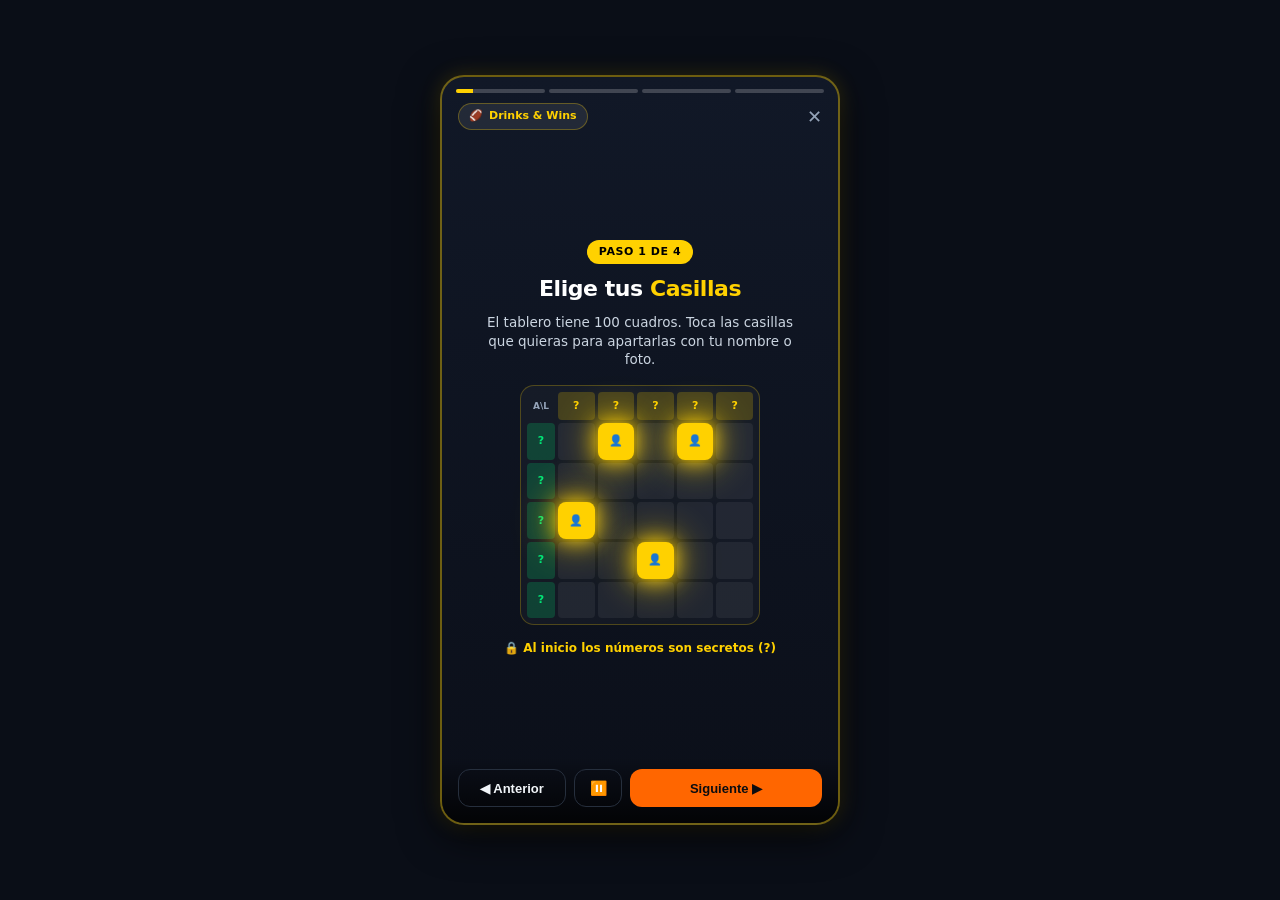
<file: video-tutorial.html>
<!DOCTYPE html>
<html lang="es">
<head>
  <meta charset="UTF-8" />
  <meta name="viewport" content="width=device-width, initial-scale=1.0, maximum-scale=1.0, user-scalable=no" />
  <title>Tutorial en Video: ¿Cómo Jugar NFL Grids? — Drinks & Wins</title>
  <link rel="stylesheet" href="css/styles.css?v=79.0" />
  <style>
    body {
      background: #0a0e17;
      color: #ffffff;
      font-family: 'Segoe UI', system-ui, -apple-system, sans-serif;
      margin: 0;
      padding: 0;
      display: flex;
      justify-content: center;
      align-items: center;
      min-height: 100vh;
    }

    .reel-container {
      width: 100%;
      max-width: 400px;
      height: 92vh;
      max-height: 750px;
      background: linear-gradient(180deg, #111827 0%, #0b0f19 100%);
      border: 2px solid rgba(255, 209, 0, 0.4);
      border-radius: 24px;
      box-shadow: 0 10px 40px rgba(0,0,0,0.8), 0 0 20px rgba(255, 209, 0, 0.2);
      position: relative;
      overflow: hidden;
      display: flex;
      flex-direction: column;
      justify-content: space-between;
    }

    /* Top Progress Bar */
    .progress-bar-container {
      display: flex;
      gap: 4px;
      padding: 12px 14px 6px 14px;
      z-index: 10;
    }
    .progress-segment {
      flex: 1;
      height: 4px;
      background: rgba(255,255,255,0.2);
      border-radius: 2px;
      overflow: hidden;
    }
    .progress-fill {
      height: 100%;
      width: 0%;
      background: #ffd100;
      transition: width 0.1s linear;
    }

    /* Reel Top Bar */
    .reel-header {
      display: flex;
      justify-content: space-between;
      align-items: center;
      padding: 4px 16px 10px 16px;
      z-index: 10;
    }
    .brand-pill {
      display: inline-flex;
      align-items: center;
      gap: 6px;
      background: rgba(255,255,255,0.08);
      padding: 4px 10px;
      border-radius: 20px;
      font-size: 11px;
      font-weight: 900;
      color: #ffd100;
      border: 1px solid rgba(255,209,0,0.3);
    }

    /* Reel Slide Content */
    .slide-stage {
      flex: 1;
      display: flex;
      flex-direction: column;
      justify-content: center;
      align-items: center;
      padding: 16px;
      text-align: center;
      position: relative;
    }

    .reel-badge {
      background: #ffd100;
      color: #000;
      font-weight: 900;
      font-size: 11px;
      text-transform: uppercase;
      padding: 4px 12px;
      border-radius: 12px;
      margin-bottom: 12px;
      letter-spacing: 0.05em;
    }

    .reel-title {
      font-size: 22px;
      font-weight: 900;
      color: #ffffff;
      line-height: 1.2;
      margin-bottom: 10px;
    }
    .reel-title span {
      color: #ffd100;
    }

    .reel-desc {
      font-size: 13.5px;
      color: #cbd5e1;
      line-height: 1.4;
      max-width: 320px;
      margin-bottom: 16px;
    }

    /* Visual Mini Board */
    .mini-grid {
      display: grid;
      grid-template-columns: 28px repeat(5, 1fr);
      grid-template-rows: 28px repeat(5, 1fr);
      gap: 3px;
      width: 240px;
      height: 240px;
      background: rgba(255,255,255,0.03);
      padding: 6px;
      border-radius: 14px;
      border: 1px solid rgba(255,209,0,0.25);
      margin-bottom: 14px;
    }
    .mini-cell {
      background: rgba(255,255,255,0.06);
      border-radius: 4px;
      display: flex;
      align-items: center;
      justify-content: center;
      font-size: 11px;
      font-weight: 800;
      color: #ffffff;
      transition: all 0.3s;
    }
    .mini-cell.header-top {
      background: rgba(255,209,0,0.2);
      color: #ffd100;
      font-weight: 900;
    }
    .mini-cell.header-left {
      background: rgba(0,230,118,0.2);
      color: #00e676;
      font-weight: 900;
    }
    .mini-cell.corner {
      background: transparent;
      font-size: 9px;
      color: var(--text-muted);
    }
    .mini-cell.highlight-x {
      background: rgba(255, 209, 0, 0.4);
      border: 1px solid #ffd100;
      box-shadow: 0 0 8px #ffd100;
    }
    .mini-cell.highlight-y {
      background: rgba(0, 230, 118, 0.4);
      border: 1px solid #00e676;
      box-shadow: 0 0 8px #00e676;
    }
    .mini-cell.winner {
      background: #ffd100 !important;
      color: #000000 !important;
      font-size: 16px !important;
      font-weight: 900;
      animation: pulseWinner 0.8s infinite alternate;
      box-shadow: 0 0 20px #ffd100, 0 0 40px #ffd100;
      border-radius: 8px;
    }

    @keyframes pulseWinner {
      from { transform: scale(1); }
      to { transform: scale(1.15); }
    }

    /* Scoreboard Box */
    .score-badge {
      display: flex;
      justify-content: center;
      gap: 12px;
      background: rgba(0,0,0,0.6);
      border: 1px solid rgba(255,255,255,0.15);
      border-radius: 12px;
      padding: 8px 14px;
      margin-bottom: 12px;
      font-size: 14px;
      font-weight: 900;
    }
    .score-team {
      display: flex;
      align-items: center;
      gap: 6px;
    }
    .score-val {
      font-size: 17px;
      padding: 2px 6px;
      border-radius: 6px;
    }

    /* Reel Bottom Navigation Controls */
    .reel-controls {
      display: flex;
      gap: 8px;
      padding: 12px 16px 16px 16px;
      z-index: 10;
      background: linear-gradient(180deg, transparent 0%, rgba(0,0,0,0.8) 100%);
    }
  </style>
</head>
<body>

  <div class="reel-container">
    <!-- Top Story Progress Bar -->
    <div class="progress-bar-container">
      <div class="progress-segment"><div class="progress-fill" id="pFill0"></div></div>
      <div class="progress-segment"><div class="progress-fill" id="pFill1"></div></div>
      <div class="progress-segment"><div class="progress-fill" id="pFill2"></div></div>
      <div class="progress-segment"><div class="progress-fill" id="pFill3"></div></div>
    </div>

    <!-- Header -->
    <div class="reel-header">
      <div class="brand-pill">
        <span>🏈</span> Drinks & Wins
      </div>
      <a href="index.html" style="color:var(--text-muted); text-decoration:none; font-size:18px; font-weight:800;" title="Salir">✕</a>
    </div>

    <!-- Slide Canvas -->
    <div class="slide-stage" id="slideStage">
      <!-- Loaded dynamically via script -->
    </div>

    <!-- Bottom Controls -->
    <div class="reel-controls">
      <button type="button" class="btn btn-secondary" onclick="window.prevSlide()" style="flex:1; padding:10px; font-size:13px; font-weight:800; border-radius:12px;">
        ◀ Anterior
      </button>
      <button type="button" id="btnPlayPause" class="btn btn-secondary" onclick="window.togglePlayPause()" style="width:48px; padding:10px; font-size:14px; font-weight:900; border-radius:12px;" title="Pausar / Reanudar">
        ⏸️
      </button>
      <button type="button" class="btn btn-primary" onclick="window.nextSlide()" style="flex:2; padding:10px; font-size:13px; font-weight:900; border-radius:12px;">
        Siguiente ▶
      </button>
    </div>
  </div>

  <script>
    const slides = [
      {
        badge: 'Paso 1 de 4',
        title: 'Elige tus <span>Casillas</span>',
        desc: 'El tablero tiene 100 cuadros. Toca las casillas que quieras para apartarlas con tu nombre o foto.',
        render: () => `
          <div class="mini-grid">
            <div class="mini-cell corner">A\\L</div>
            <div class="mini-cell header-top">?</div>
            <div class="mini-cell header-top">?</div>
            <div class="mini-cell header-top">?</div>
            <div class="mini-cell header-top">?</div>
            <div class="mini-cell header-top">?</div>

            <div class="mini-cell header-left">?</div>
            <div class="mini-cell"></div>
            <div class="mini-cell winner" style="font-size:11px !important;">👤</div>
            <div class="mini-cell"></div>
            <div class="mini-cell winner" style="font-size:11px !important;">👤</div>
            <div class="mini-cell"></div>

            <div class="mini-cell header-left">?</div>
            <div class="mini-cell"></div>
            <div class="mini-cell"></div>
            <div class="mini-cell"></div>
            <div class="mini-cell"></div>
            <div class="mini-cell"></div>

            <div class="mini-cell header-left">?</div>
            <div class="mini-cell winner" style="font-size:11px !important;">👤</div>
            <div class="mini-cell"></div>
            <div class="mini-cell"></div>
            <div class="mini-cell"></div>
            <div class="mini-cell"></div>

            <div class="mini-cell header-left">?</div>
            <div class="mini-cell"></div>
            <div class="mini-cell"></div>
            <div class="mini-cell winner" style="font-size:11px !important;">👤</div>
            <div class="mini-cell"></div>
            <div class="mini-cell"></div>

            <div class="mini-cell header-left">?</div>
            <div class="mini-cell"></div>
            <div class="mini-cell"></div>
            <div class="mini-cell"></div>
            <div class="mini-cell"></div>
            <div class="mini-cell"></div>
          </div>
          <div style="font-size:12px; color:#ffd100; font-weight:800;">🔒 Al inicio los números son secretos (?)</div>
        `
      },
      {
        badge: 'Paso 2 de 4',
        title: 'Sorteo de <span>Números</span>',
        desc: 'Antes del partido, el sistema sortea al azar los números del 0 al 9 en las filas y columnas.',
        render: () => `
          <div class="mini-grid">
            <div class="mini-cell corner">DAL\\ARI</div>
            <div class="mini-cell header-top">8</div>
            <div class="mini-cell header-top highlight-x">3</div>
            <div class="mini-cell header-top">0</div>
            <div class="mini-cell header-top">7</div>
            <div class="mini-cell header-top">4</div>

            <div class="mini-cell header-left">1</div>
            <div class="mini-cell"></div>
            <div class="mini-cell"></div>
            <div class="mini-cell"></div>
            <div class="mini-cell"></div>
            <div class="mini-cell"></div>

            <div class="mini-cell header-left highlight-y">7</div>
            <div class="mini-cell highlight-y"></div>
            <div class="mini-cell winner" style="font-size:12px !important;">⭐</div>
            <div class="mini-cell highlight-y"></div>
            <div class="mini-cell highlight-y"></div>
            <div class="mini-cell highlight-y"></div>

            <div class="mini-cell header-left">5</div>
            <div class="mini-cell"></div>
            <div class="mini-cell"></div>
            <div class="mini-cell"></div>
            <div class="mini-cell"></div>
            <div class="mini-cell"></div>

            <div class="mini-cell header-left">2</div>
            <div class="mini-cell"></div>
            <div class="mini-cell"></div>
            <div class="mini-cell"></div>
            <div class="mini-cell"></div>
            <div class="mini-cell"></div>

            <div class="mini-cell header-left">9</div>
            <div class="mini-cell"></div>
            <div class="mini-cell"></div>
            <div class="mini-cell"></div>
            <div class="mini-cell"></div>
            <div class="mini-cell"></div>
          </div>
          <div style="font-size:12px; color:#00e676; font-weight:800;">✨ Cada casilla tiene 2 números asignados</div>
        `
      },
      {
        badge: 'Paso 3 de 4',
        title: 'Regla del <span>Último Dígito</span>',
        desc: 'Solo cuenta el último número del marcador acumulado al final de cada cuarto.',
        render: () => `
          <div class="score-badge">
            <div class="score-team" style="color:#00e676;">
              DAL <span class="score-val" style="background:rgba(0,230,118,0.25); border:1px solid #00e676;">1<strong style="font-size:20px; color:#00e676;">7</strong></span>
            </div>
            <span style="color:var(--text-muted); align-self:center;">vs</span>
            <div class="score-team" style="color:#ffd100;">
              ARI <span class="score-val" style="background:rgba(255,209,0,0.25); border:1px solid #ffd100;">2<strong style="font-size:20px; color:#ffd100;">3</strong></span>
            </div>
          </div>

          <div style="font-size:13px; color:#ffffff; margin-bottom:12px; line-height:1.4;">
            Tomamos el <strong style="color:#00e676;">7</strong> de Dallas y el <strong style="color:#ffd100;">3</strong> de Arizona.
          </div>

          <div class="mini-grid" style="width:200px; height:200px;">
            <div class="mini-cell corner">DAL\\ARI</div>
            <div class="mini-cell header-top">8</div>
            <div class="mini-cell header-top highlight-x">3</div>
            <div class="mini-cell header-top">0</div>

            <div class="mini-cell header-left">1</div>
            <div class="mini-cell"></div>
            <div class="mini-cell highlight-x"></div>
            <div class="mini-cell"></div>

            <div class="mini-cell header-left highlight-y">7</div>
            <div class="mini-cell highlight-y"></div>
            <div class="mini-cell winner">🏆</div>
            <div class="mini-cell highlight-y"></div>

            <div class="mini-cell header-left">5</div>
            <div class="mini-cell"></div>
            <div class="mini-cell highlight-x"></div>
            <div class="mini-cell"></div>
          </div>
        `
      },
      {
        badge: 'Paso 4 de 4',
        title: '¡4 Oportunidades de <span>Ganar</span>!',
        desc: 'Ganas premio en 1Q, Medio Tiempo, 3Q y Final del Partido. ¡Alitas, cerveza y gloria!',
        render: () => `
          <div style="display:flex; flex-direction:column; gap:8px; width:100%; max-width:280px; margin-bottom:16px;">
            <div style="display:flex; justify-content:space-between; align-items:center; background:rgba(255,255,255,0.06); padding:8px 12px; border-radius:10px; border:1px solid rgba(255,209,0,0.3);">
              <span style="font-size:12px; font-weight:800;">⏱️ 1er Cuarto (1Q)</span>
              <span style="font-size:11px; font-weight:900; color:#ffd100;">🍺 Premio Q1</span>
            </div>
            <div style="display:flex; justify-content:space-between; align-items:center; background:rgba(255,255,255,0.06); padding:8px 12px; border-radius:10px; border:1px solid rgba(255,209,0,0.3);">
              <span style="font-size:12px; font-weight:800;">🍔 Medio Tiempo (Halftime)</span>
              <span style="font-size:11px; font-weight:900; color:#ffd100;">🍗 Premio Q2</span>
            </div>
            <div style="display:flex; justify-content:space-between; align-items:center; background:rgba(255,255,255,0.06); padding:8px 12px; border-radius:10px; border:1px solid rgba(255,209,0,0.3);">
              <span style="font-size:12px; font-weight:800;">⏱️ 3er Cuarto (3Q)</span>
              <span style="font-size:11px; font-weight:900; color:#ffd100;">🍹 Premio Q3</span>
            </div>
            <div style="display:flex; justify-content:space-between; align-items:center; background:rgba(255,209,0,0.15); padding:10px 12px; border-radius:10px; border:1.5px solid #ffd100;">
              <span style="font-size:13px; font-weight:900; color:#ffd100;">🏆 Final del Partido</span>
              <span style="font-size:12px; font-weight:900; color:#00e676;">💰 PREMIO MAYOR</span>
            </div>
          </div>
          <a href="index.html" class="btn btn-primary" style="text-decoration:none; padding:12px 24px; font-size:14px; font-weight:900; border-radius:14px; width:100%; max-width:280px;">
            ¡Entrar a Jugar Ahora! 🏈
          </a>
        `
      }
    ];

    let currentIdx = 0;
    let timer = null;
    let isPlaying = true;
    const SLIDE_DURATION = 6000; // 6 seconds per slide
    let progressInterval = null;
    let progressVal = 0;

    function renderSlide(idx) {
      const s = slides[idx];
      const stage = document.getElementById('slideStage');
      if (!stage) return;

      stage.innerHTML = `
        <div class="reel-badge">${s.badge}</div>
        <h2 class="reel-title">${s.title}</h2>
        <p class="reel-desc">${s.desc}</p>
        ${s.render()}
      `;

      // Update progress bars
      for (let i = 0; i < 4; i++) {
        const fill = document.getElementById(`pFill${i}`);
        if (!fill) continue;
        if (i < idx) fill.style.width = '100%';
        else if (i > idx) fill.style.width = '0%';
        else fill.style.width = `${progressVal}%`;
      }
    }

    function startSlideTimer() {
      clearInterval(progressInterval);
      progressVal = 0;
      const stepTime = 50;
      const increment = (stepTime / SLIDE_DURATION) * 100;

      progressInterval = setInterval(() => {
        if (!isPlaying) return;
        progressVal += increment;
        const fill = document.getElementById(`pFill${currentIdx}`);
        if (fill) fill.style.width = `${Math.min(progressVal, 100)}%`;

        if (progressVal >= 100) {
          window.nextSlide();
        }
      }, stepTime);
    }

    window.nextSlide = function() {
      if (currentIdx < slides.length - 1) {
        currentIdx++;
        progressVal = 0;
        renderSlide(currentIdx);
      } else {
        currentIdx = 0;
        progressVal = 0;
        renderSlide(currentIdx);
      }
      startSlideTimer();
    };

    window.prevSlide = function() {
      if (currentIdx > 0) {
        currentIdx--;
        progressVal = 0;
        renderSlide(currentIdx);
      }
      startSlideTimer();
    };

    window.togglePlayPause = function() {
      isPlaying = !isPlaying;
      const btn = document.getElementById('btnPlayPause');
      if (btn) btn.textContent = isPlaying ? '⏸️' : '▶️';
    };

    // Initialize first slide
    renderSlide(0);
    startSlideTimer();
  </script>
</body>
</html>
</file>
<file: css/styles.css>
/* Drink & Wins — Premium Styling System */
@import url('https://fonts.googleapis.com/css2?family=Outfit:wght@300;400;600;800;900&display=swap');

:root {
  --bg-color: #0b0d10;
  --card-bg: #14181f;
  --card-bg-hover: #1b212a;
  --border-color: #262f3d;
  --border-focus: #3e4d63;
  --accent-color: #ff6600; /* BWW Yellow */
  --accent-glow: rgba(255, 102, 0, 0.15);
  --text-color: #f1f5f9;
  --text-muted: #94a3b8;
  --success-color: #00e676;
  --success-glow: rgba(0, 230, 118, 0.15);
  --danger-color: #ff5252;
  --danger-glow: rgba(255, 82, 82, 0.15);
  
  --font-family: 'Outfit', -apple-system, BlinkMacSystemFont, "Segoe UI", Roboto, sans-serif;
  --transition-speed: 0.3s;
}

* {
  box-sizing: border-box;
  margin: 0;
  padding: 0;
  -webkit-tap-highlight-color: transparent;
}

body {
  background-color: var(--bg-color);
  color: var(--text-color);
  font-family: var(--font-family);
  line-height: 1.5;
  overflow-x: hidden;
  padding-bottom: 80px; /* Space for mobile nav bar */
}

/* Scrollbar customization */
::-webkit-scrollbar {
  width: 6px;
  height: 6px;
}
::-webkit-scrollbar-track {
  background: var(--bg-color);
}
::-webkit-scrollbar-thumb {
  background: var(--border-color);
  border-radius: 4px;
}
::-webkit-scrollbar-thumb:hover {
  background: var(--accent-color);
}

/* Container - Uniform Native App Viewport */
.container {
  max-width: 500px; /* Perfectly sized standard mobile container */
  margin: 0 auto;
  padding: 12px 14px max(30px, env(safe-area-inset-bottom, 24px)) 14px;
  width: 100%;
  box-sizing: border-box;
}

@media (min-width: 768px) {
  .container {
    max-width: 540px; /* Keeps consistent phone aspect on desktop/tablets */
  }
}

/* Header & Typography */
h1, h2, h3, h4 {
  font-weight: 800;
  letter-spacing: -0.02em;
}

.gradient-text {
  background: linear-gradient(135deg, var(--accent-color) 0%, #ff9f00 100%);
  -webkit-background-clip: text;
  -webkit-text-fill-color: transparent;
}

/* Topbar / Navigation */
.header-bar {
  display: flex;
  justify-content: space-between;
  align-items: center;
  gap: 8px;
  padding: 12px 0;
  border-bottom: 1px solid var(--border-color);
  margin-bottom: 16px;
  min-width: 0;
}

.header-title {
  font-size: clamp(15px, 4.2vw, 19px);
  text-transform: uppercase;
  white-space: nowrap;
  line-height: 1.15;
}

.user-badge {
  display: inline-flex;
  align-items: center;
  gap: 6px;
  padding: 5px 10px;
  background: var(--card-bg);
  border: 1px solid var(--border-color);
  border-radius: 20px;
  font-size: 12px;
  cursor: pointer;
  transition: all var(--transition-speed);
  max-width: 145px;
  white-space: nowrap;
  overflow: hidden;
  text-overflow: ellipsis;
  flex-shrink: 0;
}

.user-badge #userName {
  max-width: 85px;
  white-space: nowrap;
  overflow: hidden;
  text-overflow: ellipsis;
  display: inline-block;
  vertical-align: middle;
  font-weight: 700;
}

@media (max-width: 380px) {
  .user-badge {
    max-width: 115px;
    padding: 4px 8px;
  }
  .user-badge #userName {
    max-width: 62px;
    font-size: 11px;
  }
  .app-brand-logo {
    width: 38px !important;
    height: 38px !important;
  }
}

.user-badge:hover {
  border-color: var(--accent-color);
  box-shadow: 0 0 10px var(--accent-glow);
}

.user-badge img {
  width: 24px;
  height: 24px;
  border-radius: 50%;
  object-fit: cover;
  flex-shrink: 0;
}

/* User Profile Menu Dropdown */
.user-profile-menu-dropdown {
  position: absolute;
  top: calc(100% + 8px);
  right: 0;
  width: 250px;
  background: linear-gradient(145deg, #182232, #0d131e);
  border: 1.5px solid var(--accent-color);
  border-radius: 16px;
  padding: 12px;
  box-shadow: 0 10px 30px rgba(0, 0, 0, 0.7);
  z-index: 1100;
  animation: slideDown 0.2s ease;
}

.user-profile-menu-header {
  display: flex;
  align-items: center;
  gap: 10px;
  padding-bottom: 10px;
  border-bottom: 1px solid rgba(255, 255, 255, 0.08);
  margin-bottom: 8px;
}

.user-profile-menu-avatar {
  width: 40px;
  height: 40px;
  border-radius: 50%;
  object-fit: cover;
  border: 2px solid var(--accent-color);
}

.user-profile-menu-item {
  display: flex;
  align-items: center;
  gap: 8px;
  width: 100%;
  padding: 8px 10px;
  border-radius: 8px;
  background: transparent;
  border: none;
  color: #ffffff;
  font-size: 12.5px;
  font-weight: 700;
  cursor: pointer;
  text-align: left;
  transition: all 0.2s;
}

.user-profile-menu-item:hover {
  background: rgba(255, 255, 255, 0.08);
  color: #ff6600;
}

.user-profile-menu-item.danger {
  color: var(--danger-color);
}

.user-profile-menu-item.danger:hover {
  background: rgba(255, 68, 68, 0.12);
  color: #ff6666;
}

/* UI Cards */
.card {
  background-color: var(--card-bg);
  border: 1px solid var(--border-color);
  border-radius: 16px;
  padding: 20px;
  margin-bottom: 16px;
  box-shadow: 0 4px 20px rgba(0,0,0,0.25);
  transition: transform var(--transition-speed), border-color var(--transition-speed);
  position: relative;
  overflow: hidden;
}

.card:hover {
  border-color: var(--border-focus);
}

.card.highlight {
  border-left: 4px solid var(--accent-color);
}

.card-title {
  font-size: 18px;
  margin-bottom: 12px;
  display: flex;
  justify-content: space-between;
  align-items: center;
}

.card-subtitle {
  font-size: 14px;
  color: var(--text-muted);
  margin-bottom: 16px;
}

/* Tabs */
.tabs-container {
  display: flex;
  gap: 8px;
  overflow-x: auto;
  padding-bottom: 8px;
  margin-bottom: 20px;
}

.tab-btn {
  background: var(--card-bg);
  border: 1px solid var(--border-color);
  color: var(--text-muted);
  padding: 8px 16px;
  border-radius: 20px;
  font-weight: 600;
  font-size: 14px;
  white-space: nowrap;
  cursor: pointer;
  transition: all var(--transition-speed);
}

.tab-btn:hover, .tab-btn.active {
  color: var(--bg-color);
  background-color: var(--accent-color);
  border-color: var(--accent-color);
  box-shadow: 0 0 12px var(--accent-glow);
}

/* Form Elements */
.form-group {
  margin-bottom: 16px;
}

label {
  display: block;
  font-size: 13px;
  font-weight: 600;
  color: var(--text-muted);
  margin-bottom: 6px;
}

input, select, textarea {
  width: 100%;
  padding: 12px;
  background-color: var(--bg-color);
  border: 1px solid var(--border-color);
  border-radius: 12px;
  color: var(--text-color);
  font-family: var(--font-family);
  font-size: 15px;
  outline: none;
  transition: border-color var(--transition-speed);
}

input:focus, select:focus, textarea:focus {
  border-color: var(--accent-color);
}

/* Buttons */
.btn {
  display: inline-flex;
  align-items: center;
  justify-content: center;
  padding: 12px 24px;
  border-radius: 12px;
  font-weight: 800;
  font-size: 15px;
  cursor: pointer;
  transition: all var(--transition-speed);
  border: none;
  width: 100%;
  text-align: center;
}

.btn-primary {
  background-color: var(--accent-color);
  color: var(--bg-color);
}

.btn-primary:hover {
  box-shadow: 0 0 15px var(--accent-glow);
  transform: translateY(-1px);
}

.btn-secondary {
  background-color: transparent;
  border: 1px solid var(--border-color);
  color: var(--text-color);
}

.btn-secondary:hover {
  background-color: var(--border-color);
  border-color: var(--border-focus);
}

.btn-danger {
  background-color: var(--danger-color);
  color: white;
}

.btn-danger:hover {
  box-shadow: 0 0 15px var(--danger-glow);
}

.btn:disabled {
  opacity: 0.5;
  cursor: not-allowed;
  transform: none !important;
  box-shadow: none !important;
}

/* Mobile Bottom Bar Navigation (Swipeable Carousel) */
.mobile-nav {
  position: fixed;
  bottom: 0;
  left: 0;
  width: 100%;
  height: 72px;
  background: rgba(10, 14, 22, 0.98);
  backdrop-filter: blur(20px);
  -webkit-backdrop-filter: blur(20px);
  border-top: 1.5px solid rgba(255, 102, 0, 0.3);
  display: flex;
  justify-content: flex-start;
  align-items: stretch;
  padding: 6px 10px calc(6px + env(safe-area-inset-bottom, 0px)) 10px;
  gap: 8px;
  z-index: 1000;
  box-shadow: 0 -10px 30px rgba(0, 0, 0, 0.9);
  box-sizing: border-box;
  overflow-x: auto;
  overflow-y: hidden;
  -webkit-overflow-scrolling: touch;
  scrollbar-width: none; /* Firefox */
  scroll-snap-type: x proximity;
}

.mobile-nav::-webkit-scrollbar {
  display: none; /* Chrome, Safari, Edge */
}

.nav-item {
  flex: 0 0 74px;
  min-width: 74px;
  height: 100%;
  display: flex;
  flex-direction: column;
  align-items: center;
  justify-content: center;
  cursor: pointer;
  transition: all 0.2s cubic-bezier(0.4, 0, 0.2, 1);
  text-decoration: none;
  border-radius: 10px;
  background: #141923;
  border: 1px solid rgba(255, 255, 255, 0.12);
  padding: 0;
  overflow: hidden;
  position: relative;
  box-sizing: border-box;
  scroll-snap-align: start;
}

.nav-game-badge {
  width: 100%;
  height: 100%;
  object-fit: cover;
  border-radius: 9px;
  filter: brightness(0.85) contrast(1.05);
  transition: all 0.2s ease;
}

.nav-admin-card {
  display: flex;
  flex-direction: column;
  align-items: center;
  justify-content: center;
  height: 100%;
  gap: 2px;
  color: var(--text-muted);
}

.nav-admin-icon {
  font-size: 22px;
  line-height: 1;
}

.nav-admin-text {
  font-size: 9px;
  font-weight: 800;
  letter-spacing: 0.3px;
  text-transform: uppercase;
}

.nav-item:hover {
  border-color: rgba(255, 102, 0, 0.4);
}

.nav-item.active {
  background: #1e2638;
  border: 2px solid #ff6600;
  box-shadow: 0 0 16px rgba(255, 102, 0, 0.5);
  transform: translateY(-2px);
}

.nav-item.active .nav-game-badge {
  filter: brightness(1.15) contrast(1.1) drop-shadow(0 0 8px rgba(255, 102, 0, 0.7));
}

.nav-item.active .nav-admin-card {
  color: #ff6600;
}

/* Hiding player tabs nav bar on mobile viewports */
@media (max-width: 768px) {
  .player-tabs-nav {
    display: none !important;
  }
}

/* =============================================
   Grid — Mobile-First Responsive Layout
   ============================================= */
.grid-container-wrapper {
  overflow-x: auto;
  -webkit-overflow-scrolling: touch;
  margin: 12px 0;
  border-radius: 12px;
  border: 1px solid var(--border-color);
  background-color: rgba(0,0,0,0.2);
}

.grid-wrapper {
  display: flex;
  align-items: stretch;
  padding: 10px;
  /* Minimum size so grid is usable: 11 cols * 28px + label + gaps */
  min-width: min(360px, 100%);
}

/* ---- Team Axis Labels ---- */

/* Vertical axis: column flex so logo stays upright, only text rotates */
.vertical-label {
  display: flex;
  flex-direction: column;
  align-items: center;
  justify-content: center;
  gap: 10px;
  margin-right: 10px;
  padding: 4px 0;
  color: var(--team-away-color, var(--accent-color));
  text-shadow: 0 0 20px var(--team-away-color, var(--accent-color));
  flex-shrink: 0;
}

/* Logo inside vertical label stays upright */
.vertical-label img.axis-logo {
  width: clamp(32px, 6vw, 52px);
  height: clamp(32px, 6vw, 52px);
  object-fit: contain;
  filter: drop-shadow(0 0 8px var(--team-away-color, var(--accent-color)));
  flex-shrink: 0;
}

/* Only the text span gets the rotation */
.vertical-label .axis-text {
  writing-mode: vertical-rl;
  text-orientation: mixed;
  transform: rotate(180deg);
  font-weight: 900;
  font-size: clamp(14px, 3vw, 24px);
  text-transform: uppercase;
  letter-spacing: 0.08em;
  white-space: nowrap;
  color: var(--team-away-color, var(--accent-color));
  -webkit-text-stroke: 1.2px var(--team-away-secondary, rgba(255, 255, 255, 0.4));
  paint-order: stroke fill;
  text-shadow: 0 0 14px var(--team-away-color, var(--accent-color));
}

.grid-content {
  flex-grow: 1;
  min-width: 0;
}

/* Horizontal axis: row flex, logo + name side by side */
.horizontal-label {
  text-align: center;
  margin-bottom: 8px;
  display: flex;
  align-items: center;
  justify-content: center;
  gap: 10px;
}

.horizontal-label .axis-text {
  font-weight: 900;
  font-size: clamp(15px, 3.5vw, 26px);
  text-transform: uppercase;
  letter-spacing: 0.08em;
  color: var(--team-home-color, var(--accent-color));
  -webkit-text-stroke: 1.2px var(--team-home-secondary, rgba(255, 255, 255, 0.4));
  paint-order: stroke fill;
  text-shadow: 0 0 14px var(--team-home-color, var(--accent-color));
}

.horizontal-label img.axis-logo {
  width: clamp(32px, 6vw, 52px);
  height: clamp(32px, 6vw, 52px);
  object-fit: contain;
  filter: drop-shadow(0 0 8px var(--team-home-color, var(--accent-color)));
}

/* ---- Rotate Phone Tip Banner ---- */
.rotate-phone-banner {
  display: flex;
  align-items: center;
  gap: 10px;
  background: linear-gradient(135deg, rgba(255, 102, 0, 0.15), rgba(20, 26, 38, 0.95));
  border: 1.5px solid rgba(255, 102, 0, 0.5);
  border-radius: 12px;
  padding: 8px 12px;
  margin-bottom: 10px;
  box-shadow: 0 4px 16px rgba(0, 0, 0, 0.4);
  animation: slideDown 0.3s ease;
}

@media (orientation: landscape), (min-width: 768px) {
  .rotate-phone-banner {
    display: none !important;
  }
}

.rotate-phone-icon {
  font-size: 22px;
  animation: rotateWiggle 2s infinite ease-in-out;
  flex-shrink: 0;
}

@keyframes rotateWiggle {
  0%, 100% { transform: rotate(0deg); }
  25% { transform: rotate(-25deg); }
  75% { transform: rotate(25deg); }
}

.rotate-phone-text {
  flex: 1;
  font-size: 11.5px;
  line-height: 1.3;
  color: #ffffff;
}

.rotate-phone-text strong {
  color: #ff6600;
  display: block;
  font-size: 12px;
}

.btn-rotate-close {
  background: transparent;
  border: none;
  color: var(--text-muted);
  font-size: 16px;
  cursor: pointer;
  padding: 4px;
}

/* ---- Grid Zoom Toolbar ---- */
.grid-zoom-toolbar {
  display: flex;
  justify-content: space-between;
  align-items: center;
  padding: 6px 10px;
  background: rgba(255, 255, 255, 0.04);
  border: 1px solid rgba(255, 255, 255, 0.08);
  border-radius: 10px;
  margin-bottom: 8px;
  flex-wrap: wrap;
  gap: 6px;
}

.zoom-btn-group {
  display: inline-flex;
  align-items: center;
  gap: 4px;
}

.btn-zoom-step {
  background: rgba(255, 255, 255, 0.08);
  border: 1px solid rgba(255, 255, 255, 0.15);
  color: #ffffff;
  font-weight: 800;
  font-size: 12px;
  padding: 4px 10px;
  border-radius: 8px;
  cursor: pointer;
  transition: all 0.2s ease;
}

.btn-zoom-step:hover, .btn-zoom-step:active {
  background: rgba(255, 102, 0, 0.2);
  border-color: #ff6600;
  color: #ff6600;
}

.zoom-level-text {
  font-size: 12px;
  font-weight: 900;
  color: #ff6600;
  min-width: 44px;
  text-align: center;
}

.grid-content {
  overflow-x: auto;
  -webkit-overflow-scrolling: touch;
  scroll-behavior: smooth;
}

.grid-board {
  display: grid;
  /* Side label col fixed, 10 data cols fluid */
  grid-template-columns: clamp(24px, 6vw, 52px) repeat(10, 1fr);
  gap: clamp(2px, 0.5vw, 4px);
  min-width: 320px;
  transition: width 0.2s ease;
}

.grid-header-cell, .grid-side-cell {
  background: rgba(255,255,255,0.04);
  border: 1px solid var(--border-color);
  border-radius: 6px;
  font-weight: 800;
  color: var(--text-muted);
  display: flex;
  align-items: center;
  justify-content: center;
  user-select: none;
  font-size: clamp(10px, 2.2vw, 15px);
}

.grid-header-cell {
  height: clamp(22px, 5vw, 38px);
}

.grid-side-cell {
  height: clamp(28px, 6.5vw, 50px);
}

.grid-cell {
  background: rgba(255, 255, 255, 0.02);
  border: 1px solid var(--border-color);
  border-radius: 6px;
  height: clamp(28px, 6.5vw, 50px);
  display: flex;
  align-items: center;
  justify-content: center;
  font-size: clamp(7px, 1.6vw, 11px);
  font-weight: 700;
  text-align: center;
  cursor: pointer;
  transition: background var(--transition-speed), border-color var(--transition-speed);
  padding: 2px;
  word-break: break-word;
  overflow: hidden;
  line-height: 1.2;
  min-height: 28px;
  position: relative;
}

.grid-cell.own {
  background: rgba(255, 102, 0, 0.22);
  border: 1.5px solid #ff6600;
  color: #ff6600;
  font-weight: 900;
  box-shadow: inset 0 0 6px rgba(255, 102, 0, 0.3);
}

.grid-cell.taken {
  background: rgba(255, 255, 255, 0.08);
  border: 1px solid rgba(255, 255, 255, 0.15);
  color: var(--text-muted);
}

.grid-cell.winner {
  background: linear-gradient(135deg, #ff6600, #ff9100) !important;
  color: #000 !important;
  font-weight: 900 !important;
  box-shadow: 0 0 14px rgba(255, 102, 0, 0.8) !important;
  animation: pulseGold 1.5s infinite;
}

.cell-avatar-img {
  width: clamp(18px, 4.5vw, 32px);
  height: clamp(18px, 4.5vw, 32px);
  border-radius: 50%;
  object-fit: cover;
  border: 1px solid rgba(255, 255, 255, 0.3);
  pointer-events: none;
}

.grid-cell.own .cell-avatar-img {
  border: 1.5px solid #ff6600;
  box-shadow: 0 0 6px rgba(255, 102, 0, 0.6);
}

/* Cell Info Modal / Popover */
.cell-popover-overlay {
  position: fixed;
  bottom: 16px;
  left: 50%;
  transform: translateX(-50%);
  width: calc(100% - 32px);
  max-width: 400px;
  background: linear-gradient(145deg, #182232, #0e141f);
  border: 1.5px solid var(--accent-color);
  border-radius: 16px;
  padding: 12px 16px;
  box-shadow: 0 10px 30px rgba(0,0,0,0.8);
  z-index: 1000;
  display: flex;
  align-items: center;
  gap: 12px;
  animation: slideUp 0.25s ease;
}

.cell-popover-avatar {
  width: 44px;
  height: 44px;
  border-radius: 50%;
  object-fit: cover;
  border: 2px solid var(--accent-color);
  flex-shrink: 0;
}

.cell-popover-info {
  flex: 1;
  min-width: 0;
}

.cell-popover-name {
  font-weight: 900;
  font-size: 15px;
  color: #ffffff;
  line-height: 1.2;
}

.cell-popover-sub {
  font-size: 11px;
  color: var(--text-muted);
  margin-top: 2px;
}

.cell-popover-actions {
  display: flex;
  gap: 6px;
}

.grid-cell:active {
  transform: scale(0.94);
}

.grid-cell:hover {
  background: rgba(255, 255, 255, 0.08);
  border-color: var(--border-focus);
}

/* Badges & Status */
.badge {
  display: inline-flex;
  align-items: center;
  justify-content: center;
  padding: 0 12px;
  height: 24px;
  box-sizing: border-box;
  border-radius: 20px;
  font-size: 11px;
  font-weight: 700;
  text-transform: uppercase;
  background-color: var(--bg-color);
  border: 1px solid var(--border-color);
  color: var(--text-muted);
  white-space: nowrap;
}

.badge.success {
  background-color: var(--success-glow);
  border-color: var(--success-color);
  color: var(--success-color);
}

.badge.danger {
  background-color: var(--danger-glow);
  border-color: var(--danger-color);
  color: var(--danger-color);
}

.badge.accent {
  background-color: var(--accent-glow);
  border-color: var(--accent-color);
  color: var(--accent-color);
}

/* Helper Utilities */
.flex-row {
  display: flex;
  gap: 12px;
  align-items: center;
}

.flex-between {
  display: flex;
  justify-content: space-between;
  align-items: center;
}

.hidden {
  display: none !important;
}

.text-center {
  text-align: center;
}

.mt-4 {
  margin-top: 16px;
}

.mb-4 {
  margin-bottom: 16px;
}

.hint-text {
  font-size: 13px;
  color: var(--text-muted);
}

/* Animations */
@keyframes fadeIn {
  from { opacity: 0; transform: translateY(8px); }
  to { opacity: 1; transform: translateY(0); }
}

.animate-fade {
  animation: fadeIn 0.4s ease forwards;
}

/* Custom Modal Popup Styles */
.modal-overlay {
  position: fixed;
  top: 0;
  left: 0;
  width: 100%;
  height: 100%;
  background: rgba(0, 0, 0, 0.7);
  backdrop-filter: blur(4px);
  display: flex;
  align-items: center;
  justify-content: center;
  z-index: 9999;
  opacity: 0;
  pointer-events: none;
  transition: opacity 0.2s ease;
}
.modal-overlay.active {
  opacity: 1;
  pointer-events: auto;
}
.modal-box {
  background: var(--card-bg);
  border: 1px solid var(--border-color);
  border-radius: 20px;
  width: 90%;
  max-width: 400px;
  padding: 24px;
  box-shadow: 0 10px 30px rgba(0, 0, 0, 0.5);
  transform: scale(0.9);
  transition: transform 0.2s ease;
}
.modal-overlay.active .modal-box {
  transform: scale(1);
}
.modal-header {
  font-size: 18px;
  font-weight: 800;
  margin-bottom: 12px;
  color: var(--accent-color);
}
.modal-body {
  font-size: 14px;
  color: var(--text-color);
  margin-bottom: 20px;
  line-height: 1.5;
}
.modal-footer {
  display: flex;
  gap: 12px;
  justify-content: flex-end;
}

/* =============================================
   App Header Branding Logo
   ============================================= */
.app-brand-header {
  display: flex;
  align-items: center;
  gap: 12px;
}

.app-brand-logo {
  width: 48px;
  height: 48px;
  border-radius: 12px;
  object-fit: cover;
  border: 1px solid rgba(255, 102, 0, 0.3);
  box-shadow: 0 0 15px rgba(255, 102, 0, 0.15);
}

/* =============================================
   NFL TV Broadcast Scorebug Banner (Mobile-Optimized)
   ============================================= */
.tv-scorebug-wrapper {
  margin: 8px 0 10px 0;
  display: flex;
  flex-direction: column;
  align-items: center;
  width: 100%;
}

.tv-scorebug-main {
  display: flex;
  align-items: stretch;
  justify-content: space-between;
  width: 100%;
  max-width: 100%;
  background: #080c14;
  border: 1px solid rgba(255, 255, 255, 0.15);
  border-radius: 12px;
  overflow: hidden;
  box-shadow: 0 6px 20px rgba(0, 0, 0, 0.6);
  position: relative;
}

/* Team Wings */
.tv-team-wing {
  flex: 1 1 0;
  display: flex;
  align-items: center;
  padding: 6px 8px;
  background: linear-gradient(135deg, var(--team-bg, #1a2230) 0%, rgba(10, 14, 22, 0.95) 100%);
  position: relative;
  min-width: 0;
  gap: 6px;
}

.tv-team-wing.tv-away {
  justify-content: flex-start;
  border-right: 1px solid rgba(255, 255, 255, 0.1);
}

.tv-team-wing.tv-home {
  justify-content: flex-end;
  border-left: 1px solid rgba(255, 255, 255, 0.1);
}

.tv-team-logo-frame {
  width: 28px;
  height: 28px;
  display: flex;
  align-items: center;
  justify-content: center;
  filter: drop-shadow(0 2px 4px rgba(0,0,0,0.8));
  flex-shrink: 0;
}

.tv-team-logo-frame img {
  width: 100%;
  height: 100%;
  object-fit: contain;
}

/* Abbreviation */
.tv-team-abbr-huge {
  font-size: 15px;
  font-weight: 900;
  color: #ffffff;
  text-transform: uppercase;
  letter-spacing: 0.05em;
  line-height: 1;
  text-shadow: 0 1px 4px rgba(0, 0, 0, 0.9);
  white-space: nowrap;
  flex: 1;
  text-align: center;
}

/* Dedicated Score Box */
.tv-team-score {
  font-size: 18px;
  font-weight: 900;
  color: #ffffff;
  background: rgba(0, 0, 0, 0.55);
  border: 1px solid rgba(255, 255, 255, 0.12);
  border-radius: 6px;
  padding: 2px 6px;
  min-width: 28px;
  text-align: center;
  font-family: 'Outfit', sans-serif;
  text-shadow: 0 2px 6px rgba(0,0,0,0.9);
  flex-shrink: 0;
  line-height: 1.1;
}

/* Center Clock & Game Status Segment */
.tv-center-segment {
  flex: 0 0 auto;
  min-width: 80px;
  background: linear-gradient(180deg, #141b26 0%, #0a0e16 100%);
  display: flex;
  flex-direction: column;
  align-items: center;
  justify-content: center;
  padding: 4px 6px;
  text-align: center;
  border-left: 1px solid rgba(255, 255, 255, 0.08);
  border-right: 1px solid rgba(255, 255, 255, 0.08);
  position: relative;
}

.tv-clock-quarter {
  display: flex;
  align-items: baseline;
  justify-content: center;
  gap: 3px;
  font-weight: 900;
  line-height: 1.1;
  white-space: nowrap;
}

.tv-quarter-text {
  font-size: 11px;
  color: #ff6600;
  text-transform: uppercase;
  letter-spacing: 0.04em;
  font-weight: 900;
}

.tv-clock-text {
  font-size: 12px;
  color: #ffffff;
  font-variant-numeric: tabular-nums;
  letter-spacing: 0.02em;
  font-weight: 900;
}

.tv-situation-bar {
  font-size: 9px;
  font-weight: 800;
  color: #00e676;
  background: rgba(0, 230, 118, 0.12);
  border: 1px solid rgba(0, 230, 118, 0.3);
  padding: 1px 5px;
  border-radius: 4px;
  margin-top: 2px;
  white-space: nowrap;
  text-transform: uppercase;
}

.tv-situation-bar.redzone {
  color: #ff5252;
  background: rgba(255, 82, 82, 0.18);
  border-color: rgba(255, 82, 82, 0.4);
  animation: tvPulse 1s infinite;
}


/* ===================================================
   QUINIELA PRO — Styles
   =================================================== */

/* ---- Admin: Game Picker Cards ---- */
.q-game-pick-card {
  display: flex;
  align-items: center;
  gap: 10px;
  padding: 12px 14px;
  background: var(--card-bg-hover);
  border: 1.5px solid var(--border-color);
  border-radius: 14px;
  cursor: pointer;
  transition: border-color 0.2s, background 0.2s, transform 0.15s;
  user-select: none;
}
.q-game-pick-card:hover {
  border-color: var(--accent-color);
  background: rgba(255,102,0,0.04);
  transform: translateY(-1px);
}
.q-game-pick-card.selected {
  border-color: var(--accent-color);
  background: rgba(255,102,0,0.08);
  box-shadow: 0 0 0 2px rgba(255,102,0,0.25);
}
.q-pick-check {
  font-size: 20px;
  color: var(--accent-color);
  min-width: 24px;
  text-align: center;
  transition: transform 0.2s;
}
.q-game-pick-card.selected .q-pick-check {
  transform: scale(1.2);
}
.q-pick-teams {
  display: flex;
  align-items: center;
  gap: 8px;
  flex: 1;
  flex-wrap: wrap;
}
.q-pick-team {
  display: flex;
  align-items: center;
  gap: 6px;
}
.q-pick-logo {
  width: 28px;
  height: 28px;
  object-fit: contain;
  border-radius: 4px;
}
.q-pick-name {
  font-weight: 800;
  font-size: 13px;
  color: var(--text-color);
}
.q-pick-vs {
  font-size: 11px;
  color: var(--text-muted);
  font-weight: 900;
  padding: 0 2px;
}
.q-pick-meta {
  display: flex;
  flex-direction: column;
  align-items: flex-end;
  gap: 3px;
  min-width: 80px;
}

/* ---- Player: Compact Horizontal Match Cards with +/- Steppers ---- */
.q-match-card {
  background: var(--card-bg-hover);
  border: 1.5px solid var(--border-color);
  border-radius: 14px;
  padding: 10px 14px;
  transition: border-color 0.3s, background 0.3s;
}
.q-match-green {
  border-color: rgba(0,230,118,0.6) !important;
  background: rgba(0,230,118,0.06) !important;
}
.q-match-yellow {
  border-color: rgba(255,102,0,0.6) !important;
  background: rgba(255,102,0,0.06) !important;
}
.q-match-red {
  border-color: rgba(255,82,82,0.6) !important;
  background: rgba(255,82,82,0.06) !important;
}
.q-match-header {
  display: flex;
  align-items: center;
  justify-content: space-between;
  flex-wrap: wrap;
  gap: 4px;
  margin-bottom: 8px;
  padding-bottom: 6px;
  border-bottom: 1px solid rgba(255,255,255,0.05);
}

/* Horizontal Row Container */
.q-match-row-horizontal {
  display: flex;
  align-items: center;
  justify-content: space-between;
  gap: 6px;
  width: 100%;
}

.q-team-side {
  display: flex;
  align-items: center;
  gap: 8px;
  flex: 1;
  min-width: 0;
}
.q-team-side.q-team-home {
  justify-content: flex-end;
}

.q-team-text-block {
  display: flex;
  flex-direction: column;
  min-width: 0;
}
.q-team-text-block.text-right {
  align-items: flex-end;
  text-align: right;
}

.q-team-row-name {
  font-size: 13px;
  font-weight: 800;
  color: var(--text-color);
  white-space: nowrap;
  overflow: hidden;
  text-overflow: ellipsis;
  max-width: 90px;
}
.q-team-row-logo {
  width: 32px;
  height: 32px;
  object-fit: contain;
  border-radius: 6px;
  flex-shrink: 0;
}
.q-row-live-badge {
  font-size: 14px;
  font-weight: 900;
  color: var(--text-muted);
}
.q-row-live-badge.winning {
  color: var(--accent-color);
  text-shadow: 0 0 8px rgba(255,102,0,0.5);
}

/* Steppers Center Widget */
.q-steppers-center {
  display: flex;
  align-items: center;
  justify-content: center;
  gap: 6px;
  flex-shrink: 0;
  background: rgba(0,0,0,0.3);
  padding: 4px 8px;
  border-radius: 12px;
  border: 1px solid var(--border-color);
}

.q-counter-box {
  display: flex;
  align-items: center;
  gap: 2px;
}

.q-step-btn {
  width: 32px;
  height: 32px;
  border-radius: 8px;
  background: rgba(255,255,255,0.08);
  border: 1px solid var(--border-color);
  color: var(--text-color);
  font-size: 18px;
  font-weight: 900;
  display: inline-flex;
  align-items: center;
  justify-content: center;
  cursor: pointer;
  transition: all 0.15s ease;
  user-select: none;
  touch-action: manipulation;
}
.q-step-btn:hover {
  background: var(--accent-color);
  color: #000;
  border-color: var(--accent-color);
  transform: scale(1.08);
}
.q-step-btn:active {
  transform: scale(0.92);
}
.q-step-btn:disabled {
  opacity: 0.3;
  cursor: not-allowed;
  transform: none;
}

.q-score-box {
  width: 38px;
  height: 34px;
  border: 1.5px solid var(--border-color);
  border-radius: 8px;
  background: #0f1318;
  color: #fff;
  font-size: 18px;
  font-weight: 900;
  text-align: center;
  font-family: var(--font-family);
  user-select: none;
  cursor: default;
  outline: none;
  -moz-appearance: textfield;
}
.q-score-box::-webkit-outer-spin-button,
.q-score-box::-webkit-inner-spin-button {
  -webkit-appearance: none;
  margin: 0;
}

.q-vs-separator {
  font-size: 16px;
  font-weight: 900;
  color: var(--text-muted);
  padding: 0 2px;
}
.q-score-inp:focus {
  border-color: var(--accent-color);
  box-shadow: 0 0 0 3px rgba(255,102,0,0.2);
  outline: none;
}
.q-score-inp[readonly] {
  opacity: 0.5;
  cursor: not-allowed;
}
.q-score-inp::-webkit-outer-spin-button,
.q-score-inp::-webkit-inner-spin-button {
  -webkit-appearance: none;
  margin: 0;
}
.q-score-dash {
  font-size: 18px;
  color: var(--text-muted);
  font-weight: 900;
}

/* ---- Standings Table ---- */
.q-standings-table {
  width: 100%;
  border-collapse: separate;
  border-spacing: 0;
  font-size: 13px;
  color: var(--text-color);
}
.q-standings-table thead tr {
  background: rgba(255,255,255,0.04);
  border-bottom: 1px solid var(--border-color);
}
.q-standings-table thead th {
  font-size: 11px;
  font-weight: 800;
  text-transform: uppercase;
  letter-spacing: 0.04em;
  color: var(--text-muted);
  padding: 10px 8px;
  border-bottom: 1px solid var(--border-color);
}
.q-standings-table tbody tr {
  border-bottom: 1px solid rgba(255,255,255,0.04);
  transition: background 0.2s;
}
.q-standings-table tbody tr:hover {
  background: rgba(255,255,255,0.03);
}
.q-s-cell {
  text-align: center;
  padding: 6px 4px;
  font-size: 12px;
  font-weight: 800;
  border-radius: 8px;
  vertical-align: middle;
  transition: all 0.25s ease;
}

.q-cell-logo-wrap {
  display: flex;
  flex-direction: column;
  align-items: center;
  justify-content: center;
  gap: 2px;
}

.q-cell-team-logo {
  width: 26px;
  height: 26px;
  object-fit: contain;
  filter: drop-shadow(0 2px 4px rgba(0,0,0,0.7));
  transition: transform 0.2s ease;
}

.q-cell-team-sub {
  font-size: 8.5px;
  font-weight: 900;
  text-transform: uppercase;
  letter-spacing: 0.02em;
  opacity: 0.9;
}

/* 1. Neutral / Pending (Pre-match) */
.q-cell-neutral {
  background: rgba(255,255,255,0.03);
  border: 1px solid rgba(255,255,255,0.06);
  color: #a0aec0;
}

/* 2. Live Match Winning (Glowing Neon Green) */
.q-cell-live-winning {
  background: linear-gradient(135deg, rgba(0, 230, 118, 0.25) 0%, rgba(0, 200, 83, 0.12) 100%) !important;
  border: 1.5px solid #00e676 !important;
  color: #00e676 !important;
  box-shadow: 0 0 12px rgba(0, 230, 118, 0.45), inset 0 0 8px rgba(0, 230, 118, 0.2);
  animation: liveWinningPulse 1.5s infinite alternate;
}
@keyframes liveWinningPulse {
  0% { box-shadow: 0 0 8px rgba(0, 230, 118, 0.35); }
  100% { box-shadow: 0 0 16px rgba(0, 230, 118, 0.65), inset 0 0 10px rgba(0, 230, 118, 0.3); }
}

/* 3. Live Match Losing (Glowing Neon Red) */
.q-cell-live-losing {
  background: linear-gradient(135deg, rgba(255, 61, 0, 0.25) 0%, rgba(213, 0, 0, 0.12) 100%) !important;
  border: 1.5px solid #ff3d00 !important;
  color: #ff5252 !important;
  box-shadow: 0 0 12px rgba(255, 61, 0, 0.45), inset 0 0 8px rgba(255, 61, 0, 0.2);
  animation: liveLosingPulse 1.5s infinite alternate;
}
@keyframes liveLosingPulse {
  0% { box-shadow: 0 0 8px rgba(255, 61, 0, 0.35); }
  100% { box-shadow: 0 0 16px rgba(255, 61, 0, 0.65), inset 0 0 10px rgba(255, 61, 0, 0.3); }
}

/* 4. Live Match Tied (Glowing Neon Amber) */
.q-cell-live-tied {
  background: linear-gradient(135deg, rgba(255, 102, 0, 0.22) 0%, rgba(255, 171, 0, 0.1) 100%) !important;
  border: 1.5px solid #ff6600 !important;
  color: #ff6600 !important;
  box-shadow: 0 0 10px rgba(255, 102, 0, 0.35);
}

/* Exact Hit (+3 pts) - Vivid Emerald Green */
.q-cell-exact-hit {
  background: linear-gradient(135deg, rgba(0, 230, 118, 0.28) 0%, rgba(0, 200, 83, 0.15) 100%) !important;
  border: 1.5px solid #00e676 !important;
  color: #00e676 !important;
  font-weight: 900 !important;
  box-shadow: 0 0 10px rgba(0, 230, 118, 0.35);
}

/* Winner Hit (+1 pt) - Bright Gold / Yellow */
.q-cell-winner-hit, .q-cell-final-hit {
  background: linear-gradient(135deg, rgba(255, 215, 0, 0.25) 0%, rgba(255, 171, 0, 0.15) 100%) !important;
  border: 1.5px solid #ffd100 !important;
  color: #ffd100 !important;
  font-weight: 900 !important;
  box-shadow: 0 0 10px rgba(255, 209, 0, 0.3);
}

/* Miss / Error (0 pts) - Subdued Dark Red */
.q-cell-final-miss {
  background: rgba(183, 28, 28, 0.25) !important;
  border: 1.5px solid rgba(255, 82, 82, 0.45) !important;
  color: #ff8a80 !important;
  opacity: 0.75;
}

.q-cell-green {
  background: rgba(0,230,118,0.15);
  color: #00e676;
  border: 1px solid rgba(0,230,118,0.3);
}
.q-cell-yellow {
  background: rgba(255,102,0,0.15);
  color: #ff6600;
  border: 1px solid rgba(255,102,0,0.3);
}
.q-cell-red {
  background: rgba(255,82,82,0.15);
  color: #ff6e6e;
  border: 1px solid rgba(255,82,82,0.3);
}
.q-cell-gray {
  background: rgba(255,255,255,0.04);
  color: var(--text-muted);
  border: 1px solid var(--border-color);
}

/* ==========================================================================
   QUINIELAS 2.0 — INTERACTIVE LEADER CARD, ACCORDION RANKINGS & SHARING
   ========================================================================== */

/* Live Leaderboard Interactive Card */
.q-leader-card {
  background: linear-gradient(135deg, rgba(255,102,0,0.18) 0%, rgba(20,20,30,0.95) 100%);
  border: 2px solid var(--accent-color);
  border-radius: 18px;
  padding: 16px 18px;
  margin-bottom: 16px;
  display: flex;
  align-items: center;
  justify-content: space-between;
  gap: 12px;
  box-shadow: 0 8px 25px rgba(255,102,0,0.2);
  animation: fadeIn 0.3s ease-out;
}
.q-leader-left {
  display: flex;
  align-items: center;
  gap: 12px;
}
.q-leader-crown {
  font-size: 32px;
  filter: drop-shadow(0 2px 8px rgba(255,102,0,0.6));
  animation: bounce 2s infinite ease-in-out;
}
@keyframes bounce {
  0%, 100% { transform: translateY(0); }
  50% { transform: translateY(-4px); }
}
.q-leader-title {
  font-size: 11px;
  text-transform: uppercase;
  font-weight: 800;
  color: var(--accent-color);
  letter-spacing: 0.08em;
}
.q-leader-name {
  font-size: 18px;
  font-weight: 900;
  color: #fff;
  line-height: 1.2;
}
.q-leader-pts-badge {
  text-align: right;
  background: rgba(0,0,0,0.4);
  padding: 6px 14px;
  border-radius: 12px;
  border: 1px solid rgba(255,102,0,0.4);
}
.q-leader-pts-val {
  font-size: 20px;
  font-weight: 900;
  color: var(--accent-color);
  line-height: 1;
}
.q-leader-pts-sub {
  font-size: 10px;
  color: var(--text-muted);
  font-weight: 700;
}

/* Interactive Rank List */
.q-rank-list {
  display: flex;
  flex-direction: column;
  gap: 10px;
}
.q-rank-item {
  background: rgba(255,255,255,0.03);
  border: 1px solid var(--border-color);
  border-radius: 14px;
  overflow: hidden;
  transition: all 0.2s ease;
}
.q-rank-item:hover {
  border-color: rgba(255,102,0,0.4);
  background: rgba(255,255,255,0.05);
}
.q-rank-item.is-me {
  border-color: var(--accent-color);
  background: rgba(255,102,0,0.06);
}
.q-rank-header {
  padding: 12px 14px;
  display: flex;
  align-items: center;
  justify-content: space-between;
  gap: 10px;
  cursor: pointer;
  user-select: none;
}
.q-rank-pos {
  font-size: 16px;
  font-weight: 900;
  width: 32px;
  flex-shrink: 0;
  text-align: center;
}
.q-rank-player {
  flex: 1;
  font-size: 15px;
  font-weight: 800;
  color: #fff;
  display: flex;
  align-items: center;
  gap: 6px;
}
.q-rank-stats {
  display: flex;
  align-items: center;
  gap: 12px;
  flex-shrink: 0;
}
.q-rank-exact-badge {
  font-size: 11px;
  font-weight: 800;
  color: #00e676;
  background: rgba(0,230,118,0.12);
  padding: 3px 8px;
  border-radius: 8px;
}
.q-rank-total-pts {
  font-size: 16px;
  font-weight: 900;
  color: var(--accent-color);
  min-width: 45px;
  text-align: right;
}
.q-rank-toggle-icon {
  font-size: 12px;
  color: var(--text-muted);
  transition: transform 0.2s ease;
}
.q-rank-item.open .q-rank-toggle-icon {
  transform: rotate(180deg);
}

/* Accordion Picks Detail */
.q-rank-detail {
  display: none;
  padding: 12px 14px 14px 14px;
  border-top: 1px solid rgba(255,255,255,0.06);
  background: rgba(0,0,0,0.25);
}
.q-rank-item.open .q-rank-detail {
  display: block;
  animation: fadeIn 0.2s ease;
}
.q-picks-compact-grid {
  display: grid;
  grid-template-columns: repeat(auto-fill, minmax(200px, 1fr));
  gap: 8px;
}
.q-pick-mini-card {
  background: rgba(255,255,255,0.03);
  border: 1px solid var(--border-color);
  border-radius: 10px;
  padding: 8px 10px;
  display: flex;
  justify-content: space-between;
  align-items: center;
  font-size: 12px;
}
.q-pick-mini-card.hit-exact {
  border-color: #00e676;
  background: rgba(0,230,118,0.1);
}
.q-pick-mini-card.hit-winner {
  border-color: #ff6600;
  background: rgba(255,102,0,0.1);
}
.q-pick-mini-card.hit-miss {
  border-color: #ff4444;
  background: rgba(255,68,68,0.1);
}

/* Filters & Navigation Tabs */
.q-filter-nav {
  display: flex;
  align-items: center;
  gap: 8px;
  overflow-x: auto;
  padding-bottom: 8px;
  margin-bottom: 14px;
  scrollbar-width: thin;
}
.q-filter-nav::-webkit-scrollbar {
  height: 4px;
}
.q-filter-nav::-webkit-scrollbar-thumb {
  background: rgba(255,255,255,0.15);
  border-radius: 4px;
}
.q-filter-pill {
  padding: 8px 14px;
  border-radius: 20px;
  font-size: 12px;
  font-weight: 700;
  white-space: nowrap;
  background: rgba(255,255,255,0.06);
  border: 1px solid var(--border-color);
  color: var(--text-muted);
  cursor: pointer;
  transition: all 0.2s ease;
}
.q-filter-pill:hover {
  color: #fff;
  background: rgba(255,255,255,0.12);
}
.q-filter-pill.active {
  background: var(--accent-color);
  color: #000;
  border-color: var(--accent-color);
  box-shadow: 0 0 12px rgba(255,102,0,0.35);
}

/* Quinielas Grid (Catalog Cards) */
.q-catalog-grid {
  display: grid;
  grid-template-columns: repeat(auto-fill, minmax(290px, 1fr));
  gap: 14px;
  margin-bottom: 18px;
}
.q-catalog-card {
  background: linear-gradient(145deg, rgba(28,28,38,0.95) 0%, rgba(18,18,24,0.98) 100%);
  border: 1px solid var(--border-color);
  border-radius: 18px;
  padding: 16px;
  box-shadow: 0 6px 20px rgba(0,0,0,0.35);
  display: flex;
  flex-direction: column;
  justify-content: space-between;
  position: relative;
  overflow: hidden;
  transition: transform 0.22s ease, border-color 0.22s ease, box-shadow 0.22s ease;
}
.q-catalog-card:hover {
  transform: translateY(-3px);
  border-color: rgba(255,102,0,0.5);
  box-shadow: 0 8px 25px rgba(255,102,0,0.12);
}
.q-catalog-card.active-selected {
  border: 2px solid var(--accent-color);
  background: linear-gradient(145deg, rgba(40,36,25,0.95) 0%, rgba(22,20,15,0.98) 100%);
  box-shadow: 0 0 20px rgba(255,102,0,0.25);
}
.q-catalog-card-header {
  display: flex;
  justify-content: space-between;
  align-items: flex-start;
  gap: 8px;
  margin-bottom: 12px;
}
.q-catalog-league-tag {
  font-size: 11px;
  font-weight: 800;
  color: var(--accent-color);
  text-transform: uppercase;
  letter-spacing: 0.05em;
}
.q-catalog-title {
  font-size: 16px;
  font-weight: 900;
  color: #fff;
  margin: 4px 0 6px 0;
  line-height: 1.25;
}
.q-catalog-meta {
  display: flex;
  flex-wrap: wrap;
  gap: 6px;
  margin-bottom: 12px;
}
.q-catalog-teams-strip {
  display: flex;
  align-items: center;
  gap: 4px;
  margin: 8px 0 14px 0;
  padding: 8px 10px;
  background: rgba(0,0,0,0.25);
  border-radius: 10px;
  border: 1px solid rgba(255,255,255,0.05);
  overflow-x: auto;
}
.q-strip-logo {
  width: 24px;
  height: 24px;
  object-fit: contain;
  filter: drop-shadow(0 2px 4px rgba(0,0,0,0.5));
}
.q-catalog-actions {
  display: flex;
  gap: 8px;
  align-items: center;
}

/* Lock Banners & Countdown Timer */
.q-lock-banner {
  display: flex;
  align-items: center;
  gap: 12px;
  padding: 12px 16px;
  border-radius: 14px;
  margin-bottom: 16px;
  font-size: 13px;
  line-height: 1.4;
  box-shadow: 0 4px 14px rgba(0,0,0,0.3);
}
.q-lock-banner.locked {
  background: linear-gradient(135deg, rgba(235,59,90,0.2) 0%, rgba(40,15,20,0.7) 100%);
  border: 1px solid #ff4444;
  color: #ff8b8b;
}
.q-lock-banner.finished {
  background: linear-gradient(135deg, rgba(255, 215, 0, 0.2) 0%, rgba(45, 35, 10, 0.85) 100%);
  border: 1.5px solid #ffd100;
  color: #fff2a8;
  box-shadow: 0 0 24px rgba(255, 209, 0, 0.25);
}
.q-lock-banner.open {
  background: linear-gradient(135deg, rgba(32,191,107,0.15) 0%, rgba(15,35,25,0.7) 100%);
  border: 1px solid #00e676;
  color: #a8ffcc;
}
.q-countdown-timer {
  font-family: monospace;
  font-size: 14px;
  font-weight: 900;
  background: rgba(0,0,0,0.4);
  padding: 3px 8px;
  border-radius: 6px;
  color: var(--accent-color);
  letter-spacing: 0.05em;
  display: inline-block;
}

/* Sharing UI & Toolbar */
.q-toolbar {
  display: flex;
  justify-content: space-between;
  align-items: center;
  gap: 10px;
  flex-wrap: wrap;
  margin-bottom: 16px;
  padding: 10px 14px;
  background: rgba(255,255,255,0.03);
  border: 1px solid var(--border-color);
  border-radius: 14px;
}
.q-share-group {
  display: flex;
  align-items: center;
  gap: 8px;
  flex-wrap: wrap;
}
.btn-whatsapp-share {
  background: linear-gradient(135deg, #25D366 0%, #128C7E 100%) !important;
  color: #fff !important;
  font-weight: 800 !important;
  border: none !important;
  box-shadow: 0 4px 12px rgba(37,211,102,0.3) !important;
}
.btn-whatsapp-share:hover {
  filter: brightness(1.1);
  transform: translateY(-1px);
}
/* ==========================================================================
   MOBILE-FIRST OPTIMIZATION FOR QUINIELAS & INLINE JOIN FORMS
   ========================================================================== */
.q-inline-join-container {
  width: 100%;
  box-sizing: border-box;
}

.q-inline-join-box {
  background: #0f1522;
  border: 1.5px solid #ff6600;
  border-radius: 16px;
  padding: 14px 16px;
  box-shadow: 0 10px 30px rgba(0,0,0,0.8), 0 0 15px rgba(255,102,0,0.15);
  box-sizing: border-box;
  width: 100%;
}

.q-inline-join-header {
  display: flex;
  justify-content: space-between;
  align-items: center;
  margin-bottom: 12px;
  padding-bottom: 8px;
  border-bottom: 1px solid rgba(255,255,255,0.08);
}

.q-inline-join-title {
  font-size: 13px;
  font-weight: 900;
  color: #ff6600;
  display: flex;
  align-items: center;
  gap: 6px;
}

.q-inline-close-btn {
  background: rgba(255,255,255,0.08);
  border: 1px solid rgba(255,255,255,0.15);
  color: #fff;
  border-radius: 50%;
  width: 26px;
  height: 26px;
  display: flex;
  align-items: center;
  justify-content: center;
  font-size: 13px;
  font-weight: 800;
  cursor: pointer;
  transition: all 0.15s ease;
}
.q-inline-close-btn:hover {
  background: rgba(255,68,68,0.3);
  border-color: #ff4444;
}

.q-inline-field {
  display: flex;
  flex-direction: column;
  gap: 4px;
  margin-bottom: 10px;
  width: 100%;
}

.q-inline-label {
  font-size: 11.5px;
  font-weight: 800;
  color: #ff6600;
  display: flex;
  align-items: center;
  gap: 4px;
}

.q-inline-input {
  width: 100%;
  box-sizing: border-box;
  padding: 12px 14px;
  font-size: 14px;
  font-weight: 800;
  border-radius: 10px;
  background: #080c14;
  border: 1.5px solid rgba(255,255,255,0.2);
  color: #ffffff;
  outline: none;
  transition: border-color 0.2s, box-shadow 0.2s;
}
.q-inline-input:focus {
  border-color: #ff6600;
  box-shadow: 0 0 12px rgba(255,102,0,0.35);
}

.q-inline-submit-btn {
  width: 100%;
  box-sizing: border-box;
  padding: 14px;
  font-size: 14px;
  font-weight: 900;
  border-radius: 12px;
  background: linear-gradient(135deg, #ff6600, #ffb300);
  color: #000000;
  border: none;
  cursor: pointer;
  margin-top: 4px;
  box-shadow: 0 4px 16px rgba(255,102,0,0.4);
  transition: transform 0.15s ease, filter 0.15s ease;
  display: flex;
  align-items: center;
  justify-content: center;
  gap: 8px;
}
.q-inline-submit-btn:hover {
  transform: translateY(-1px);
  filter: brightness(1.08);
}
.q-inline-submit-btn:active {
  transform: translateY(0);
}

/* Hide text labels on mobile - show only icon */
@media (max-width: 600px) {
  .hide-mobile { display: none; }
  .q-toolbar { flex-wrap: nowrap; }
  .q-catalog-grid {
    grid-template-columns: 1fr;
    gap: 12px;
  }
  .q-catalog-card {
    padding: 14px;
    border-radius: 16px;
  }
  .q-catalog-title {
    font-size: 15px;
  }
  .q-catalog-actions {
    flex-direction: row;
    gap: 6px;
  }
}

/* Toast Notifications */
.q-toast {
  position: fixed;
  bottom: 80px;
  left: 50%;
  transform: translateX(-50%) translateY(30px);
  background: #1e1e28;
  border: 1px solid var(--accent-color);
  color: #fff;
  padding: 10px 20px;
  border-radius: 30px;
  font-size: 13px;
  font-weight: 800;
  box-shadow: 0 8px 24px rgba(0,0,0,0.6);
  opacity: 0;
  pointer-events: none;
  transition: all 0.3s cubic-bezier(0.18, 0.89, 0.32, 1.28);
  z-index: 9999;
  display: flex;
  align-items: center;
  gap: 8px;
}
.q-toast.show {
  transform: translateX(-50%) translateY(0);
  opacity: 1;
}

/* Back Button in Single Quiniela View */
.btn-back-q {
  display: inline-flex;
  align-items: center;
  gap: 6px;
  font-size: 12px;
  font-weight: 800;
  padding: 6px 12px;
  background: rgba(255,255,255,0.07);
  border: 1px solid var(--border-color);
  border-radius: 10px;
  color: var(--text-muted);
  cursor: pointer;
  transition: all 0.2s ease;
}
.btn-back-q:hover {
  background: rgba(255,255,255,0.15);
  color: #fff;
}

/* ==========================================================================
   MULTI-PROVIDER LOGIN MODAL (GOOGLE, APPLE, FACEBOOK)
   ========================================================================== */
.login-modal-overlay {
  position: fixed;
  top: 0;
  left: 0;
  right: 0;
  bottom: 0;
  background: rgba(0,0,0,0.85);
  backdrop-filter: blur(8px);
  -webkit-backdrop-filter: blur(8px);
  z-index: 10000;
  display: flex;
  align-items: center;
  justify-content: center;
  padding: 16px;
  opacity: 0;
  pointer-events: none;
  transition: opacity 0.25s ease;
}
.login-modal-overlay.active {
  opacity: 1;
  pointer-events: auto;
}
.login-modal-card {
  background: linear-gradient(145deg, #1f1f2e 0%, #13131c 100%);
  border: 1px solid rgba(255,102,0,0.4);
  border-radius: 22px;
  padding: 28px 24px;
  max-width: 400px;
  width: 100%;
  box-shadow: 0 16px 40px rgba(0,0,0,0.7), 0 0 25px rgba(255,102,0,0.15);
  text-align: center;
  position: relative;
  transform: translateY(20px) scale(0.96);
  transition: transform 0.25s cubic-bezier(0.18, 0.89, 0.32, 1.28);
}
.login-modal-overlay.active .login-modal-card {
  transform: translateY(0) scale(1);
}
.login-modal-close {
  position: absolute;
  top: 14px;
  right: 16px;
  background: transparent;
  border: none;
  color: var(--text-muted);
  font-size: 22px;
  cursor: pointer;
  line-height: 1;
  padding: 4px;
  transition: color 0.2s ease;
}
.login-modal-close:hover {
  color: #fff;
}
.login-modal-icon {
  font-size: 40px;
  margin-bottom: 8px;
}
.login-modal-title {
  font-size: 20px;
  font-weight: 900;
  color: #fff;
  margin-bottom: 6px;
}
.login-modal-subtitle {
  font-size: 13px;
  color: var(--text-muted);
  line-height: 1.4;
  margin-bottom: 22px;
}
.login-buttons-stack {
  display: flex;
  flex-direction: column;
  gap: 12px;
}
.btn-social-login {
  display: flex;
  align-items: center;
  justify-content: center;
  gap: 12px;
  width: 100%;
  padding: 12px 16px;
  font-size: 14px;
  font-weight: 800;
  border-radius: 12px;
  cursor: pointer;
  pointer-events: auto;
  touch-action: manipulation;
  user-select: none;
  transition: all 0.2s ease;
  border: 1px solid transparent;
  box-shadow: 0 4px 12px rgba(0,0,0,0.3);
}
.btn-social-login:hover {
  transform: translateY(-2px);
  filter: brightness(1.08);
}
.btn-social-login:active {
  transform: translateY(0);
}
.btn-social-icon {
  width: 20px;
  height: 20px;
  object-fit: contain;
}
.btn-login-google {
  background: #ffffff;
  color: #222222;
  border-color: #e0e0e0;
}
.btn-login-whatsapp {
  background: #25D366;
  color: #ffffff;
  box-shadow: 0 4px 14px rgba(37, 211, 102, 0.35);
}
.btn-login-whatsapp:hover {
  background: #20bd5a;
}
.login-divider-line {
  display: flex;
  align-items: center;
  margin: 16px 0;
  color: var(--text-muted);
  font-size: 11px;
  font-weight: 800;
  text-transform: uppercase;
  letter-spacing: 0.05em;
}
.login-divider-line::before,
.login-divider-line::after {
  content: '';
  flex: 1;
  border-bottom: 1px solid rgba(255,255,255,0.12);
}
.login-divider-line span {
  padding: 0 10px;
}
.login-phone-box {
  background: rgba(0,0,0,0.25);
  border: 1px solid rgba(255,255,255,0.08);
  border-radius: 14px;
  padding: 14px;
  text-align: left;
}
.login-phone-box label {
  font-size: 11px;
  font-weight: 800;
  color: var(--text-muted);
  text-transform: uppercase;
  margin-bottom: 4px;
  display: block;
}
.login-phone-box input {
  width: 100%;
  padding: 10px 12px;
  font-size: 14px;
  background: rgba(255,255,255,0.06);
  border: 1px solid rgba(255,255,255,0.15);
  border-radius: 8px;
  color: #fff;
  margin-bottom: 10px;
}
.login-phone-box input:focus {
  border-color: #25D366;
  outline: none;
}

/* ==========================================================================
   ANIMATED TUTORIAL REEL MODAL STYLES (9:16 FORMAT)
   ========================================================================== */
.reel-container-modal {
  width: 100%;
  max-width: 390px;
  height: 85vh;
  max-height: 700px;
  background: linear-gradient(180deg, #111827 0%, #0b0f19 100%);
  border: 2px solid rgba(255, 102, 0, 0.4);
  border-radius: 24px;
  box-shadow: 0 16px 50px rgba(0,0,0,0.9), 0 0 30px rgba(255, 102, 0, 0.25);
  position: relative;
  overflow: hidden;
  display: flex;
  flex-direction: column;
  justify-content: space-between;
  padding: 0;
}

.progress-bar-container {
  display: flex;
  gap: 4px;
  padding: 12px 14px 6px 14px;
  z-index: 10;
}
.progress-segment {
  flex: 1;
  height: 4px;
  background: rgba(255,255,255,0.2);
  border-radius: 2px;
  overflow: hidden;
}
.progress-fill {
  height: 100%;
  width: 0%;
  background: #ff6600;
  transition: width 0.1s linear;
}

.reel-header {
  display: flex;
  justify-content: space-between;
  align-items: center;
  padding: 4px 16px 8px 16px;
  z-index: 10;
}
.brand-pill {
  display: inline-flex;
  align-items: center;
  gap: 6px;
  background: rgba(255,255,255,0.08);
  padding: 4px 10px;
  border-radius: 20px;
  font-size: 11px;
  font-weight: 900;
  color: #ff6600;
  border: 1px solid rgba(255,102,0,0.3);
}

.slide-stage {
  flex: 1;
  display: flex;
  flex-direction: column;
  justify-content: center;
  align-items: center;
  padding: 12px 16px;
  text-align: center;
  position: relative;
  overflow-y: auto;
}

.reel-badge {
  background: #ff6600;
  color: #000;
  font-weight: 900;
  font-size: 11px;
  text-transform: uppercase;
  padding: 4px 12px;
  border-radius: 12px;
  margin-bottom: 10px;
  letter-spacing: 0.05em;
}

.reel-title {
  font-size: 20px;
  font-weight: 900;
  color: #ffffff;
  line-height: 1.2;
  margin: 0 0 8px 0;
}
.reel-title span {
  color: #ff6600;
}

.reel-desc {
  font-size: 13px;
  color: #cbd5e1;
  line-height: 1.35;
  max-width: 320px;
  margin: 0 0 14px 0;
}

.mini-grid {
  display: grid;
  grid-template-columns: 26px repeat(5, 1fr);
  grid-template-rows: 26px repeat(5, 1fr);
  gap: 3px;
  width: 220px;
  height: 220px;
  background: rgba(255,255,255,0.03);
  padding: 6px;
  border-radius: 14px;
  border: 1px solid rgba(255,102,0,0.25);
  margin-bottom: 12px;
}
.mini-cell {
  background: rgba(255,255,255,0.06);
  border-radius: 4px;
  display: flex;
  align-items: center;
  justify-content: center;
  font-size: 10.5px;
  font-weight: 800;
  color: #ffffff;
  transition: all 0.3s;
}
.mini-cell.header-top {
  background: rgba(255,102,0,0.2);
  color: #ff6600;
  font-weight: 900;
}
.mini-cell.header-left {
  background: rgba(0,230,118,0.2);
  color: #00e676;
  font-weight: 900;
}
.mini-cell.corner {
  background: transparent;
  font-size: 8.5px;
  color: var(--text-muted);
}
.mini-cell.highlight-x {
  background: rgba(255, 102, 0, 0.4);
  border: 1px solid #ff6600;
  box-shadow: 0 0 8px #ff6600;
}
.mini-cell.highlight-y {
  background: rgba(0, 230, 118, 0.4);
  border: 1px solid #00e676;
  box-shadow: 0 0 8px #00e676;
}
.mini-cell.winner {
  background: #ff6600 !important;
  color: #000000 !important;
  font-size: 15px !important;
  font-weight: 900;
  animation: pulseWinner 0.8s infinite alternate;
  box-shadow: 0 0 20px #ff6600, 0 0 40px #ff6600;
  border-radius: 8px;
}

@keyframes pulseWinner {
  from { transform: scale(1); }
  to { transform: scale(1.15); }
}

.score-badge {
  display: flex;
  justify-content: center;
  gap: 12px;
  background: rgba(0,0,0,0.6);
  border: 1px solid rgba(255,255,255,0.15);
  border-radius: 12px;
  padding: 6px 12px;
  margin-bottom: 10px;
  font-size: 13px;
  font-weight: 900;
}
.score-team {
  display: flex;
  align-items: center;
  gap: 6px;
}
.score-val {
  font-size: 16px;
  padding: 2px 6px;
  border-radius: 6px;
}

.reel-controls {
  display: flex;
  gap: 8px;
  padding: 10px 14px 14px 14px;
  z-index: 10;
  background: linear-gradient(180deg, transparent 0%, rgba(0,0,0,0.85) 100%);
}

/* ==========================================================================
   QUINIELA PRO LIVE MATRIX TABLE
   ========================================================================== */
.q-matrix-container {
  width: 100%;
  overflow-x: auto;
  -webkit-overflow-scrolling: touch;
  background: #0f141f;
  border: 1px solid rgba(255,255,255,0.1);
  border-radius: 16px;
  box-shadow: 0 10px 30px rgba(0,0,0,0.6);
  margin-top: 12px;
  position: relative;
}
.q-matrix-table {
  width: 100%;
  border-collapse: separate;
  border-spacing: 0;
  min-width: 650px;
  font-size: 12px;
}
.q-matrix-th-fixed {
  position: sticky;
  left: 0;
  background: #171d2b;
  z-index: 5;
  padding: 10px 8px;
  text-align: left;
  border-bottom: 1px solid rgba(255,255,255,0.12);
  font-weight: 900;
  color: #ff6600;
  text-transform: uppercase;
  font-size: 11px;
}
.q-matrix-th-match {
  background: #141a27;
  padding: 8px 6px;
  text-align: center;
  border-bottom: 1px solid rgba(255,255,255,0.12);
  border-left: 1px solid rgba(255,255,255,0.06);
  min-width: 75px;
}
.q-matrix-real-score {
  background: #00e676;
  color: #000;
  font-weight: 900;
  font-size: 11px;
  padding: 2px 6px;
  border-radius: 6px;
  display: inline-block;
  margin-top: 4px;
}
.q-matrix-real-score.pending {
  background: rgba(255,255,255,0.08);
  color: var(--text-muted);
  font-size: 10px;
}
.q-matrix-row {
  border-bottom: 1px solid rgba(255,255,255,0.05);
  transition: background 0.2s;
}
.q-matrix-row:nth-child(even) {
  background: rgba(255,255,255,0.015);
}
.q-matrix-row.is-me {
  background: rgba(255,102,0,0.08) !important;
  border: 1px solid #ff6600;
}
.q-matrix-row:hover {
  background: rgba(255,255,255,0.04);
}
.q-matrix-td-fixed {
  position: sticky;
  left: 0;
  background: inherit;
  z-index: 4;
  padding: 8px 8px;
  white-space: nowrap;
  border-bottom: 1px solid rgba(255,255,255,0.05);
  box-shadow: 2px 0 8px rgba(0,0,0,0.3);
}
.q-matrix-row.is-me .q-matrix-td-fixed {
  background: #1c1d18 !important;
}
.q-matrix-cell-pick {
  text-align: center;
  padding: 8px 4px;
  font-weight: 800;
  font-size: 12px;
  border-left: 1px solid rgba(255,255,255,0.04);
  border-bottom: 1px solid rgba(255,255,255,0.05);
}
.q-pick-exact {
  color: #00e676 !important;
  font-weight: 900;
  background: rgba(0,230,118,0.15);
  padding: 3px 6px;
  border-radius: 6px;
  display: inline-block;
  border: 1px solid rgba(0,230,118,0.4);
}
.q-pick-winner {
  color: #ff6600 !important;
  font-weight: 900;
  background: rgba(255,102,0,0.15);
  padding: 3px 6px;
  border-radius: 6px;
  display: inline-block;
  border: 1px solid rgba(255,102,0,0.3);
}
.q-pick-miss {
  color: #ff5252 !important;
  opacity: 0.85;
}
.q-pick-pending {
  color: #ffffff;
  opacity: 0.9;
}

/* ==========================================================================
   AUTHENTIC NFL GRIDS TV SCOREBUG MATCH CARD (FOR QUINIELAS)
   ========================================================================== */
.q-scorebug-card {
  background: #080c14;
  border: 1px solid rgba(255, 255, 255, 0.15);
  border-radius: 12px;
  overflow: hidden;
  box-shadow: 0 6px 20px rgba(0, 0, 0, 0.6);
  margin-bottom: 12px;
  position: relative;
  transition: all 0.2s ease;
}
.q-scorebug-card:hover {
  border-color: rgba(255, 102, 0, 0.4);
}

.q-scorebug-meta-bar {
  display: flex;
  justify-content: space-between;
  align-items: center;
  padding: 6px 12px;
  background: rgba(0, 0, 0, 0.4);
  border-bottom: 1px solid rgba(255, 255, 255, 0.08);
  font-size: 11px;
  font-weight: 800;
  color: #a0aec0;
  letter-spacing: 0.02em;
}

/* Edge-to-edge Split Layout (No padding, No gap) */
.q-scorebug-split {
  display: flex;
  align-items: stretch;
  justify-content: space-between;
  width: 100%;
  position: relative;
  background: #080c14;
  padding: 0;
  gap: 0;
  box-sizing: border-box;
}

.q-scorebug-wing {
  flex: 1 1 0;
  display: flex;
  align-items: center;
  gap: 8px;
  padding: 8px 12px;
  background: linear-gradient(135deg, var(--team-bg, #1a2230) 0%, rgba(10, 14, 22, 0.95) 100%);
  position: relative;
  cursor: pointer;
  user-select: none;
  touch-action: manipulation;
  transition: all 0.25s cubic-bezier(0.2, 0.8, 0.2, 1);
  min-width: 0;
  border-radius: 0;
}
.q-scorebug-wing.q-away {
  justify-content: flex-start;
  border-top-left-radius: 11px;
  border-bottom-left-radius: 11px;
}
.q-scorebug-wing.q-home {
  justify-content: flex-end;
  background: linear-gradient(225deg, var(--team-bg, #1a2230) 0%, rgba(10, 14, 22, 0.95) 100%);
  border-top-right-radius: 11px;
  border-bottom-right-radius: 11px;
}

.q-scorebug-wing:hover {
  filter: brightness(1.15);
}

/* Selected state bottom stripe highlight */
.q-scorebug-wing.selected {
  opacity: 1 !important;
  filter: none !important;
  box-shadow: inset 0 -4px 0 #ff6600 !important;
}

.q-scorebug-wing.unselected-dim {
  opacity: 0.35;
  filter: grayscale(40%) brightness(0.65);
}

.q-scorebug-wing.selected .q-scorebug-abbr {
  color: #ff6600;
  text-shadow: 0 0 10px rgba(255, 102, 0, 0.5);
}

.q-scorebug-logo-frame {
  width: 32px;
  height: 32px;
  display: flex;
  align-items: center;
  justify-content: center;
  filter: drop-shadow(0 2px 4px rgba(0,0,0,0.8));
  flex-shrink: 0;
}
.q-scorebug-logo-frame img {
  width: 100%;
  height: 100%;
  object-fit: contain;
}

/* Huge Bold Centered TV Text */
.q-scorebug-abbr {
  font-size: 13.5px;
  font-weight: 900;
  color: #ffffff;
  text-transform: uppercase;
  letter-spacing: 0.02em;
  text-shadow: 0 1px 4px rgba(0, 0, 0, 0.9);
  white-space: normal;
  line-height: 1.15;
  word-break: break-word;
  flex: 1;
  text-align: center;
  min-width: 0;
}

@media (max-width: 480px) {
  .q-scorebug-wing {
    padding: 6px 6px;
    gap: 6px;
  }
  .q-scorebug-logo-frame {
    width: 26px;
    height: 26px;
  }
  .q-scorebug-abbr {
    font-size: 12px;
    letter-spacing: 0.01em;
    line-height: 1.1;
  }
  .q-scorebug-select-box {
    width: 26px;
    height: 26px;
    font-size: 13px;
  }
  .q-scorebug-center {
    width: 48px;
  }
}

/* Ultra-Compact Vertical Stepper for Soccer Scorebug */
.q-scorebug-center.q-soccer-steppers {
  width: 84px !important;
  min-width: 84px !important;
  max-width: 84px !important;
  padding: 2px 4px !important;
  background: #090d16;
  display: flex !important;
  flex-direction: row !important;
  align-items: center;
  justify-content: center;
  gap: 2px;
  box-sizing: border-box;
}

.q-vert-stepper {
  width: 35px;
  height: 33px;
  background: #060911;
  border: 1.5px solid rgba(255, 255, 255, 0.2);
  border-radius: 7px;
  display: flex;
  align-items: center;
  justify-content: space-between;
  padding: 0 2px 0 4px;
  box-sizing: border-box;
  position: relative;
  transition: all 0.15s ease;
  flex-shrink: 0;
}
.q-vert-stepper:hover {
  border-color: #ff6600;
}

.q-vert-num {
  font-size: 16px;
  font-weight: 900;
  color: #ff6600;
  font-family: 'Outfit', sans-serif;
  line-height: 1;
  user-select: none;
  flex: 1;
  text-align: center;
}

.q-vert-arrows {
  display: flex;
  flex-direction: column;
  gap: 1px;
  width: 13px;
  flex-shrink: 0;
}

.q-vert-btn {
  background: rgba(255, 255, 255, 0.1);
  border: none;
  color: #ffffff;
  font-size: 7px;
  height: 13px;
  width: 13px;
  display: flex;
  align-items: center;
  justify-content: center;
  cursor: pointer;
  border-radius: 3px;
  padding: 0;
  line-height: 1;
  user-select: none;
  touch-action: manipulation;
  transition: all 0.1s ease;
}
.q-vert-btn:hover {
  background: #ff6600;
  color: #000000;
}
.q-vert-btn:active {
  transform: scale(0.9);
}
.q-vert-btn:disabled {
  opacity: 0.25;
  cursor: not-allowed;
}

.q-vert-colon {
  font-size: 13px;
  font-weight: 900;
  color: rgba(255, 255, 255, 0.4);
  user-select: none;
  margin: 0 1px;
}

/* High contrast score / check box matching broadcast */
.q-scorebug-select-box {
  width: 30px;
  height: 30px;
  background: rgba(0, 0, 0, 0.55);
  border: 1px solid rgba(255, 255, 255, 0.15);
  border-radius: 6px;
  display: flex;
  align-items: center;
  justify-content: center;
  font-size: 15px;
  font-weight: 900;
  color: #ffffff;
  font-family: 'Outfit', sans-serif;
  text-shadow: 0 1px 4px rgba(0,0,0,0.8);
  flex-shrink: 0;
  transition: all 0.2s ease;
}
.q-scorebug-select-box.selected {
  background: #ff6600;
  border-color: #ff6600;
  color: #000000;
  text-shadow: none;
  box-shadow: 0 0 10px rgba(255, 102, 0, 0.5);
}

/* Center VS / Situation Segment - transparent & clean */
.q-scorebug-center {
  flex: 0 0 auto;
  width: 56px;
  background: #0b0f19;
  display: flex;
  flex-direction: column;
  align-items: center;
  justify-content: center;
  border-left: 1.5px solid rgba(255, 255, 255, 0.12);
  border-right: 1.5px solid rgba(255, 255, 255, 0.12);
  align-self: stretch;
  z-index: 2;
}

/* Integrated Last Game Tiebreaker Card */
.q-last-game-tiebreaker {
  background: linear-gradient(135deg, rgba(255, 102, 0, 0.12) 0%, rgba(18, 24, 38, 0.95) 100%);
  border-top: 1.5px solid rgba(255, 102, 0, 0.4);
  padding: 10px 14px;
  display: flex;
  align-items: center;
  justify-content: space-between;
  gap: 10px;
  flex-wrap: wrap;
}
.q-last-game-tiebreaker-title {
  display: flex;
  align-items: center;
  gap: 6px;
  font-size: 12px;
  font-weight: 800;
  color: #ff6600;
}
.q-last-game-tiebreaker-sub {
  font-size: 11px;
  color: #e0e0e0;
  font-weight: 600;
}
.q-tiebreaker-stepper-wrap {
  display: flex;
  align-items: center;
  gap: 6px;
}
.q-tie-step-btn {
  width: 32px;
  height: 32px;
  border-radius: 8px;
  background: rgba(255, 255, 255, 0.08);
  border: 1px solid rgba(255, 255, 255, 0.2);
  color: #fff;
  font-size: 18px;
  font-weight: 900;
  cursor: pointer;
  display: flex;
  align-items: center;
  justify-content: center;
  transition: all 0.15s ease;
}
.q-tie-step-btn:hover {
  background: rgba(255, 102, 0, 0.25);
  border-color: #ff6600;
  color: #ff6600;
}
.q-tie-input-box {
  width: 60px;
  height: 32px;
  border-radius: 8px;
  background: #0a0e17;
  border: 1.5px solid #ff6600;
  color: #ff6600;
  font-size: 16px;
  font-weight: 900;
  text-align: center;
  box-shadow: 0 0 10px rgba(255, 102, 0, 0.25);
}

/* Winner Celebration Card */
.q-winner-card {
  background: linear-gradient(135deg, rgba(255, 180, 0, 0.16) 0%, rgba(20, 25, 38, 0.96) 100%);
  border: 2px solid #ffd100;
  border-radius: 16px;
  padding: 16px 18px;
  text-align: center;
  box-shadow: 0 8px 30px rgba(255, 209, 0, 0.22);
  position: relative;
  overflow: hidden;
  margin-bottom: 16px;
  animation: fadeIn 0.4s ease-out;
}
.q-winner-card::before {
  content: "";
  position: absolute;
  top: 0; left: 0; right: 0; height: 3px;
  background: linear-gradient(90deg, #ff6600, #ffd100, #00e676, #ffd100, #ff6600);
}

/* Top 3 Sleeper Podium */
.sleeper-podium-container {
  display: flex;
  align-items: flex-end;
  justify-content: center;
  gap: 10px;
  margin-bottom: 18px;
  padding-top: 10px;
}
.sleeper-podium-card {
  flex: 1;
  max-width: 120px;
  background: linear-gradient(180deg, rgba(30, 41, 59, 0.95), rgba(15, 23, 42, 0.98));
  border-radius: 16px;
  padding: 12px 6px 10px 6px;
  text-align: center;
  position: relative;
  box-shadow: 0 6px 20px rgba(0,0,0,0.4);
}
.sleeper-podium-1st {
  border: 2px solid #ff6600;
  box-shadow: 0 0 20px rgba(255, 102, 0, 0.25);
  transform: translateY(-8px);
}
.sleeper-podium-2nd {
  border: 1.5px solid #c0c0c0;
}
.sleeper-podium-3rd {
  border: 1.5px solid #cd7f32;
}
.sleeper-podium-avatar {
  width: 42px;
  height: 42px;
  border-radius: 50%;
  object-fit: cover;
  margin: 0 auto 6px auto;
  display: block;
}
.sleeper-podium-1st .sleeper-podium-avatar {
  border: 2px solid #ff6600;
  width: 48px;
  height: 48px;
}
.sleeper-podium-medal {
  position: absolute;
  top: -10px;
  left: 50%;
  transform: translateX(-50%);
  font-size: 16px;
}
.sleeper-podium-name {
  font-size: 11.5px;
  font-weight: 800;
  color: #fff;
  white-space: nowrap;
  overflow: hidden;
  text-overflow: ellipsis;
}
.sleeper-podium-pts {
  font-size: 13px;
  font-weight: 900;
  color: #ff6600;
  margin-top: 2px;
}

/* Player Pending / Approval Banners */
.q-player-status-card {
  border-radius: 14px;
  padding: 12px 16px;
  margin-bottom: 14px;
  display: flex;
  align-items: center;
  gap: 12px;
}
.q-player-status-card.pending {
  background: linear-gradient(145deg, rgba(255, 193, 7, 0.12), rgba(20, 16, 4, 0.9));
  border: 1.5px solid #ffc107;
  color: #ffc107;
}
.q-player-status-card.approved {
  background: linear-gradient(145deg, rgba(0, 230, 118, 0.12), rgba(4, 20, 10, 0.9));
  border: 1.5px solid #00e676;
  color: #00e676;
}

/* Help Accordion Details/Summary styling */
.q-help-details summary::-webkit-details-marker {
  display: none;
}
.q-help-details[open] summary span:last-child {
  transform: rotate(180deg);
}
.q-help-details summary span:last-child {
  transition: transform 0.2s ease;
}

/* ==========================================================================
   SIDE DRAWER MENU SYSTEM
   ========================================================================== */
.side-drawer {
  position: fixed;
  top: 0;
  left: -280px;
  width: 280px;
  height: 100%;
  background: linear-gradient(180deg, #0b0f19 0%, #060910 100%);
  border-right: 1.5px solid var(--border-color);
  box-shadow: 10px 0 30px rgba(0,0,0,0.8);
  z-index: 12000;
  transition: transform 0.3s cubic-bezier(0.4, 0, 0.2, 1);
  display: flex;
  flex-direction: column;
}
.side-drawer.open {
  transform: translateX(280px);
}

.side-drawer-overlay {
  position: fixed;
  top: 0;
  left: 0;
  width: 100%;
  height: 100%;
  background: rgba(0,0,0,0.6);
  backdrop-filter: blur(4px);
  -webkit-backdrop-filter: blur(4px);
  z-index: 11000;
  opacity: 0;
  pointer-events: none;
  transition: opacity 0.3s ease;
}
.side-drawer-overlay.open {
  opacity: 1;
  pointer-events: auto;
}

.side-drawer-header {
  padding: 20px 16px;
  border-bottom: 1px solid rgba(255,255,255,0.08);
  display: flex;
  align-items: center;
  justify-content: space-between;
}
.side-drawer-profile {
  display: flex;
  align-items: center;
  gap: 12px;
}
#drawerAvatar {
  width: 46px;
  height: 46px;
  border-radius: 50%;
  object-fit: cover;
  border: 2px solid #ff6600;
  box-shadow: 0 0 8px rgba(255, 102, 0, 0.3);
}
.side-drawer-profile-info {
  display: flex;
  flex-direction: column;
}
#drawerNick {
  font-size: 14px;
  font-weight: 900;
  color: #ffffff;
}
.close-drawer-btn {
  background: none;
  border: none;
  color: #aaa;
  font-size: 20px;
  cursor: pointer;
  padding: 4px;
}
.close-drawer-btn:hover {
  color: #fff;
}

.side-drawer-content {
  flex: 1;
  overflow-y: auto;
  padding: 16px 8px;
}
.side-drawer-menu {
  list-style: none;
  padding: 0;
  margin: 0;
  display: flex;
  flex-direction: column;
  gap: 4px;
}
.side-drawer-menu li {
  padding: 12px 16px;
  border-radius: 10px;
  font-size: 13.5px;
  font-weight: 800;
  color: #ccc;
  cursor: pointer;
  display: flex;
  align-items: center;
  gap: 12px;
  transition: all 0.2s ease;
}
.side-drawer-menu li:hover {
  background: rgba(255, 102, 0, 0.08);
  color: #ff6600;
}
.side-drawer-menu li span {
  flex: 1;
}

/* Center Draw button option */
.q-scorebug-center.q-draw-btn {
  transition: all 0.2s ease;
}
.q-scorebug-center.q-draw-btn.selected {
  background: rgba(255, 102, 0, 0.18) !important;
  border-left: 1.5px solid #ff6600;
  border-right: 1.5px solid #ff6600;
  box-shadow: inset 0 0 10px rgba(255, 102, 0, 0.15);
}
.q-scorebug-center.q-draw-btn.unselected-dim {
  opacity: 0.35;
}

/* ==========================================================================
   MINUTO DEL GOL BOARD STYLES
   ========================================================================== */
.fg-board-container {
  overflow-x: auto;
  margin: 16px 0;
  border-radius: 14px;
  border: 1px solid var(--border-color);
  box-shadow: 0 4px 20px rgba(0,0,0,0.5);
  background: #080f19;
}

/* First Striker View Mode Toggle Bar (Nombres / Fotos / Ambos) */
.fg-view-mode-bar {
  display: flex;
  align-items: center;
  justify-content: space-between;
  background: rgba(0, 0, 0, 0.45);
  border: 1px solid rgba(255, 255, 255, 0.1);
  border-radius: 12px;
  padding: 8px 12px;
  margin-top: 10px;
  margin-bottom: 12px;
  flex-wrap: wrap;
  gap: 8px;
}
.fg-view-mode-label {
  font-size: 12px;
  font-weight: 850;
  color: #e0e0e0;
  display: flex;
  align-items: center;
  gap: 6px;
}
.fg-view-toggle-pills {
  display: inline-flex;
  background: rgba(0, 0, 0, 0.6);
  padding: 3px;
  border-radius: 9px;
  border: 1px solid rgba(255, 255, 255, 0.08);
  gap: 3px;
}
.fg-view-pill {
  background: transparent;
  border: none;
  color: var(--text-muted);
  padding: 5px 12px;
  border-radius: 7px;
  font-size: 11.5px;
  font-weight: 900;
  cursor: pointer;
  transition: all 0.15s ease;
  user-select: none;
  touch-action: manipulation;
  display: inline-flex;
  align-items: center;
  gap: 4px;
}
.fg-view-pill:hover {
  color: #ffffff;
  background: rgba(255, 255, 255, 0.05);
}
.fg-view-pill.active {
  background: #ff6600;
  color: #000000;
  box-shadow: 0 0 10px rgba(255, 102, 0, 0.4);
}

.fg-board-table {
  width: 100%;
  border-collapse: collapse;
  text-align: center;
  min-width: 320px;
}
.fg-board-table th {
  padding: 12px;
  font-size: 13.5px;
  font-weight: 900;
  text-transform: uppercase;
  color: #ffffff;
  border-bottom: 2px solid var(--border-color);
}
.fg-board-table th.local {
  background: linear-gradient(135deg, rgba(255, 102, 0, 0.15) 0%, rgba(10, 15, 24, 0.95) 100%);
}
.fg-board-table th.away {
  background: linear-gradient(135deg, rgba(0, 118, 182, 0.15) 0%, rgba(10, 15, 24, 0.95) 100%);
}
.fg-board-table td {
  padding: 6px 8px;
  border-bottom: 1.5px solid rgba(255, 255, 255, 0.05);
  font-size: 12px;
  height: 52px;
  box-sizing: border-box;
}
.fg-board-table tr:last-child td {
  border-bottom: none;
}

/* Time Center Column */
.fg-time-label-col {
  width: 110px;
  min-width: 100px;
  font-weight: 850;
  font-size: 11px;
  color: #ff6600;
  background: rgba(0,0,0,0.3);
  white-space: nowrap;
  letter-spacing: 0.2px;
  text-align: center;
  transition: all 0.3s ease;
  vertical-align: middle;
}

/* Live Active Match Minute Glow */
@keyframes liveMinuteGlow {
  0% {
    background: #ff0033;
    box-shadow: 0 0 12px rgba(255, 0, 51, 0.8), inset 0 0 6px rgba(255, 255, 255, 0.4);
    border-color: #ff0033;
  }
  50% {
    background: #ff8800;
    box-shadow: 0 0 22px rgba(255, 136, 0, 0.95), inset 0 0 10px rgba(255, 255, 255, 0.6);
    border-color: #ff6600;
  }
  100% {
    background: #ff0033;
    box-shadow: 0 0 12px rgba(255, 0, 51, 0.8), inset 0 0 6px rgba(255, 255, 255, 0.4);
    border-color: #ff0033;
  }
}

@keyframes liveRowBorderPulse {
  0% {
    background: rgba(255, 0, 51, 0.1);
  }
  50% {
    background: rgba(255, 102, 0, 0.22);
  }
  100% {
    background: rgba(255, 0, 51, 0.1);
  }
}

tr.fg-live-active-row {
  position: relative;
  animation: liveRowBorderPulse 2s infinite ease-in-out;
}

.fg-time-label-col.fg-live-active-time {
  background: linear-gradient(135deg, #ff0033 0%, #ff6600 100%) !important;
  color: #ffffff !important;
  border-radius: 8px;
  animation: liveMinuteGlow 1.8s infinite ease-in-out;
  padding: 6px 4px !important;
  z-index: 2;
}

.fg-live-time-content {
  display: flex;
  flex-direction: column;
  align-items: center;
  gap: 1px;
}
.fg-live-pulse-badge {
  font-size: 8px;
  font-weight: 950;
  background: #ffffff;
  color: #ff0033;
  padding: 1px 5px;
  border-radius: 4px;
  letter-spacing: 0.5px;
  box-shadow: 0 1px 4px rgba(0,0,0,0.5);
  text-transform: uppercase;
}
.fg-live-time-range {
  font-size: 11.5px;
  font-weight: 950;
  color: #ffffff;
  text-shadow: 0 1px 3px rgba(0,0,0,0.8);
}
.fg-live-min-label {
  font-size: 9.5px;
  font-weight: 900;
  color: #fffb00;
  text-shadow: 0 1px 2px rgba(0,0,0,0.8);
}

/* Slot Cell */
.fg-slot-cell {
  width: calc(50% - 55px);
  transition: all 0.2s cubic-bezier(0.2, 0.8, 0.2, 1);
  font-weight: 800;
  vertical-align: middle;
  padding: 4px 6px;
  box-sizing: border-box;
}

.fg-cell-inner {
  display: flex;
  align-items: center;
  justify-content: center;
  gap: 6px;
  width: 100%;
  height: 100%;
  min-height: 40px;
  border-radius: 8px;
  padding: 4px 6px;
  box-sizing: border-box;
  transition: all 0.2s ease;
}

/* Empty Selectable Slot */
.fg-slot-cell.empty-selectable {
  background: rgba(0, 230, 118, 0.04);
  color: #00e676;
  cursor: pointer;
  border: 1.5px dashed rgba(0, 230, 118, 0.35);
  border-radius: 8px;
}
.fg-slot-cell.empty-selectable:hover {
  background: rgba(0, 230, 118, 0.16);
  border-color: #00e676;
  border-style: solid;
  box-shadow: 0 0 12px rgba(0,230,118,0.35);
  transform: scale(1.02);
}
.fg-empty-plus {
  font-size: 14px;
  font-weight: 950;
  color: #00e676;
}
.fg-empty-text {
  font-size: 11px;
  font-weight: 900;
  letter-spacing: 0.5px;
}

/* Occupied by Other Player */
.fg-slot-cell.occupied-other {
  border-radius: 8px;
  border: 1.5px solid var(--team-border, rgba(255, 255, 255, 0.15));
  background: linear-gradient(135deg, var(--team-tint, rgba(255, 255, 255, 0.08)) 0%, rgba(12, 16, 24, 0.92) 100%);
  color: #ffffff;
  cursor: default;
}
.fg-cell-name.other-name {
  font-size: 11.5px;
  font-weight: 850;
  color: #f0f4f8;
  text-transform: uppercase;
  overflow: hidden;
  text-overflow: ellipsis;
  white-space: nowrap;
  max-width: 105px;
  letter-spacing: 0.2px;
}

/* Occupied by Current Logged-in User */
.fg-slot-cell.occupied-me {
  background: linear-gradient(135deg, rgba(255, 102, 0, 0.35) 0%, rgba(20, 26, 38, 0.95) 100%) !important;
  border: 2px solid #ff6600 !important;
  border-radius: 8px;
  box-shadow: 0 0 14px rgba(255, 102, 0, 0.35), inset 0 0 8px rgba(255, 102, 0, 0.2) !important;
  color: #ffffff;
}
.fg-you-badge {
  background: #ff6600;
  color: #000000;
  font-size: 9.5px;
  font-weight: 950;
  padding: 2px 5px;
  border-radius: 4px;
  letter-spacing: 0.5px;
  box-shadow: 0 1px 4px rgba(0,0,0,0.5);
  display: inline-flex;
  align-items: center;
}
.fg-cell-name.me-name {
  font-size: 12px;
  font-weight: 900;
  color: #ff6600;
  text-shadow: 0 0 8px rgba(255, 102, 0, 0.4);
  text-transform: uppercase;
  overflow: hidden;
  text-overflow: ellipsis;
  white-space: nowrap;
  max-width: 110px;
}

/* Avatar styling */
.fg-cell-avatar {
  width: 26px;
  height: 26px;
  border-radius: 50%;
  object-fit: cover;
  border: 1.5px solid rgba(255, 255, 255, 0.3);
  flex-shrink: 0;
  box-shadow: 0 2px 6px rgba(0, 0, 0, 0.6);
}
.fg-cell-avatar.large {
  width: 32px;
  height: 32px;
}
.fg-cell-avatar.me-avatar {
  border-color: #ff6600;
  box-shadow: 0 0 8px rgba(255, 102, 0, 0.6);
}

/* Winning Slot */
@keyframes winCellPulse {
  0% {
    box-shadow: 0 0 15px #00e676, inset 0 0 8px rgba(0, 230, 118, 0.4);
  }
  100% {
    box-shadow: 0 0 25px #00e676, inset 0 0 15px rgba(0, 230, 118, 0.7);
  }
}

.fg-slot-cell.winning-slot {
  background: linear-gradient(135deg, rgba(0, 230, 118, 0.4) 0%, rgba(10, 30, 20, 0.98) 100%) !important;
  border: 2px solid #00e676 !important;
  border-radius: 8px;
  box-shadow: 0 0 20px #00e676, inset 0 0 10px rgba(0, 230, 118, 0.5) !important;
  animation: winCellPulse 1.5s infinite alternate;
}
.fg-winner-tag {
  background: #00e676;
  color: #000000;
  font-size: 9px;
  font-weight: 950;
  padding: 1px 4px;
  border-radius: 4px;
  margin-left: 4px;
}

.fg-slot-cell.fg-live-active-slot {
  border-color: rgba(255, 0, 51, 0.7) !important;
  box-shadow: 0 0 12px rgba(255, 0, 51, 0.35) !important;
}

/* Penalty Draw List styles */
.fg-penalty-row {
  display: flex;
  justify-content: space-between;
  align-items: center;
  padding: 10px 14px;
  background: rgba(255, 255, 255, 0.02);
  border: 1px solid var(--border-color);
  border-radius: 12px;
  margin-bottom: 6px;
  font-size: 12px;
  font-weight: 800;
  transition: all 0.2s ease;
}
.fg-penalty-row.winning-penalty {
  background: rgba(0, 230, 118, 0.2) !important;
  border: 1.5px solid #00e676 !important;
  box-shadow: 0 0 10px rgba(0,230,118,0.3) !important;
}
.fg-penalty-row.me {
  background: rgba(255, 102, 0, 0.1) !important;
  border: 1.5px solid #ff6600 !important;
}
.fg-penalty-num {
  font-size: 12px;
  color: #ff6600;
}
.fg-penalty-owner {
  color: #ffffff;
  font-size: 12.5px;
}
.fg-penalty-owner.unassigned {
  color: #666;
  font-style: italic;
}

/* ==========================================================================
   PREMIUM SIDEBAR DRAWER BUTTONS
   ========================================================================== */
.side-drawer-menu li.game-btn-item {
  display: flex;
  align-items: center;
  gap: 12px;
  padding: 8px 12px;
  background: rgba(255, 255, 255, 0.02);
  border: 1.5px solid rgba(255, 255, 255, 0.05);
  border-radius: 12px;
  margin-bottom: 8px;
  transition: all 0.2s cubic-bezier(0.4, 0, 0.2, 1);
  box-sizing: border-box;
}
.side-drawer-menu li.game-btn-item:hover {
  background: rgba(255, 102, 0, 0.08);
  border-color: #ff6600;
  box-shadow: 0 0 10px rgba(255, 102, 0, 0.15);
}
.side-drawer-menu li.game-btn-item img.drawer-game-badge {
  width: 44px;
  height: 44px;
  border-radius: 8px;
  object-fit: cover;
  border: 1px solid rgba(255, 255, 255, 0.1);
  flex-shrink: 0;
}
.side-drawer-menu li.game-btn-item span.game-title {
  font-size: 13.5px;
  font-weight: 800;
  color: #ffffff;
  display: block;
}
.side-drawer-menu li.game-btn-item span.game-subtitle {
  font-size: 10px;
  color: var(--text-muted);
  display: block;
  margin-top: 1px;
}

.drawer-divider {
  height: 1px;
  background: rgba(255, 255, 255, 0.08);
  margin: 14px 8px;
}

.drawer-utility-menu {
  list-style: none;
  padding: 0;
  margin: 0;
  display: flex;
  flex-direction: column;
  gap: 4px;
}
.drawer-utility-menu li {
  padding: 10px 12px;
  border-radius: 10px;
  font-size: 13px;
  font-weight: 800;
  color: #bbb;
  cursor: pointer;
  display: flex;
  align-items: center;
  gap: 10px;
  transition: all 0.2s ease;
}
.drawer-utility-menu li:hover {
  background: rgba(255, 255, 255, 0.04);
  color: #ffffff;
}
.drawer-utility-menu li span {
  flex: 1;
}

/* ==========================================================================
   TV BROADCAST SCOREBUG & MATCH CARDS
   ========================================================================== */
.fg-match-card, .game-pick-card {
  background: #121824;
  border: 1.5px solid rgba(255, 255, 255, 0.12);
  border-radius: 14px;
  padding: 12px 14px;
  cursor: pointer;
  transition: all 0.2s ease;
  user-select: none;
}
.fg-match-card:hover, .game-pick-card:hover {
  border-color: #ff6600;
  background: rgba(255, 102, 0, 0.04);
}
.fg-match-card.selected, .game-pick-card.selected {
  border-color: #ff6600;
  background: rgba(255, 102, 0, 0.08);
  box-shadow: 0 0 16px rgba(255, 102, 0, 0.35);
}

.fg-tv-scorebug {
  background: #0a0f18;
  border-radius: 16px;
  border: 1px solid rgba(255, 255, 255, 0.1);
  overflow: hidden;
  box-shadow: 0 8px 32px rgba(0, 0, 0, 0.6);
  margin-bottom: 16px;
  position: relative;
}

.fg-tv-header {
  display: flex;
  justify-content: space-between;
  align-items: center;
  padding: 8px 14px;
  background: rgba(0, 0, 0, 0.45);
  border-bottom: 1px solid rgba(255, 255, 255, 0.08);
  font-size: 11px;
}

.fg-tv-league {
  display: inline-flex;
  align-items: center;
  gap: 6px;
  color: #ff6600;
  font-weight: 800;
  text-transform: uppercase;
  letter-spacing: 0.5px;
}

.fg-tv-status-badge {
  display: inline-flex;
  align-items: center;
  gap: 6px;
  padding: 3px 10px;
  border-radius: 20px;
  font-size: 11px;
  font-weight: 900;
  letter-spacing: 0.5px;
}

.fg-tv-status-badge.live {
  background: linear-gradient(135deg, #ff3b30, #c70000);
  color: #ffffff;
  box-shadow: 0 0 12px rgba(255, 59, 48, 0.7);
  animation: tvGlowPulse 1.5s infinite;
}

.fg-tv-status-badge.final {
  background: rgba(255, 255, 255, 0.12);
  color: #ff6600;
  border: 1px solid rgba(255, 102, 0, 0.3);
}

.fg-tv-status-badge.scheduled {
  background: rgba(255, 255, 255, 0.05);
  color: #a0aab8;
  border: 1px solid rgba(255, 255, 255, 0.1);
}

.fg-tv-body {
  display: flex;
  align-items: stretch;
  min-height: 84px;
  position: relative;
}

.fg-tv-team-side {
  flex: 1;
  display: flex;
  align-items: center;
  gap: 12px;
  padding: 12px 16px;
  position: relative;
  overflow: hidden;
  transition: all 0.3s ease;
}

.fg-tv-team-side.away {
  justify-content: flex-start;
  border-right: 1px solid rgba(255, 255, 255, 0.06);
}

.fg-tv-team-side.home {
  justify-content: flex-end;
  border-left: 1px solid rgba(255, 255, 255, 0.06);
}

.fg-tv-team-logo {
  width: 44px;
  height: 44px;
  object-fit: contain;
  filter: drop-shadow(0 4px 8px rgba(0, 0, 0, 0.6));
  flex-shrink: 0;
}

.fg-tv-team-info {
  display: flex;
  flex-direction: column;
}

.fg-tv-team-side.away .fg-tv-team-info {
  text-align: left;
}

.fg-tv-team-side.home .fg-tv-team-info {
  text-align: right;
}

.fg-tv-team-name {
  font-size: 15px;
  font-weight: 900;
  color: #ffffff;
  letter-spacing: -0.2px;
  line-height: 1.2;
}

.fg-tv-team-role {
  font-size: 10px;
  font-weight: 800;
  color: rgba(255, 255, 255, 0.6);
  text-transform: uppercase;
}

.fg-tv-center-bug {
  width: 100px;
  background: rgba(0, 0, 0, 0.65);
  display: flex;
  flex-direction: column;
  align-items: center;
  justify-content: center;
  padding: 6px 4px;
  flex-shrink: 0;
  border-left: 1px solid rgba(255, 255, 255, 0.08);
  border-right: 1px solid rgba(255, 255, 255, 0.08);
  backdrop-filter: blur(8px);
}

.fg-tv-score-digits {
  font-size: 22px;
  font-weight: 900;
  color: #ff6600;
  letter-spacing: 2px;
  font-family: 'Inter', -apple-system, sans-serif;
  text-shadow: 0 0 10px rgba(255, 102, 0, 0.5);
  line-height: 1;
}

.fg-tv-clock {
  font-size: 10.5px;
  font-weight: 800;
  color: #ffffff;
  margin-top: 4px;
  text-transform: uppercase;
}

.fg-tv-vs-badge {
  font-size: 13px;
  font-weight: 900;
  color: var(--text-muted);
  background: rgba(255, 255, 255, 0.08);
  padding: 4px 8px;
  border-radius: 6px;
}

.fg-tv-kickoff-time {
  font-size: 10px;
  color: #ff6600;
  font-weight: 800;
  margin-top: 3px;
}

@keyframes tvGlowPulse {
  0% { box-shadow: 0 0 8px rgba(255, 59, 48, 0.4); }
  50% { box-shadow: 0 0 16px rgba(255, 59, 48, 0.9); }
  100% { box-shadow: 0 0 8px rgba(255, 59, 48, 0.4); }
}

.pulse-dot {
  display: inline-block;
  width: 7px;
  height: 7px;
  background-color: #ffffff;
  border-radius: 50%;
  animation: dotPulse 1s infinite alternate;
}

@keyframes dotPulse {
  0% { opacity: 0.3; transform: scale(0.8); }
  100% { opacity: 1; transform: scale(1.2); }
}

/* Version Footer & Header Badges */
.app-version-badge {
  display: inline-block;
  font-family: monospace;
  font-size: 10.5px;
  font-weight: 800;
  color: #ff6600;
  background: rgba(255, 102, 0, 0.12);
  border: 1px solid rgba(255, 102, 0, 0.3);
  padding: 1px 6px;
  border-radius: 6px;
  letter-spacing: 0.5px;
  vertical-align: middle;
}

.tab-footer-version {
  text-align: center;
  padding: 26px 10px 40px;
  font-size: 11px;
  font-weight: 700;
  color: rgba(255, 255, 255, 0.3);
  letter-spacing: 0.5px;
  user-select: none;
}
.tab-footer-version span.ver {
  color: #ff6600;
  font-family: monospace;
  font-weight: 800;
}

/* ==========================================================================
   SURVIVOR MATRIX LEADERBOARD & TEAM PICKER (DRINKS & WINS TV STYLE)
   ========================================================================== */
.surv-hero-card {
  background: linear-gradient(135deg, rgba(18, 24, 38, 0.95) 0%, rgba(10, 14, 22, 0.98) 100%);
  border: 1.5px solid rgba(255, 102, 0, 0.35);
  border-radius: 16px;
  padding: 16px;
  margin-bottom: 16px;
  box-shadow: 0 8px 30px rgba(0, 0, 0, 0.6);
  position: relative;
  overflow: hidden;
}

.surv-hero-badge-bar {
  display: flex;
  justify-content: space-between;
  align-items: center;
  flex-wrap: wrap;
  gap: 8px;
  margin-bottom: 12px;
}

.surv-live-badge {
  background: rgba(0, 230, 118, 0.15);
  border: 1.5px solid #00e676;
  color: #00e676;
  font-size: 11px;
  font-weight: 900;
  padding: 4px 10px;
  border-radius: 20px;
  display: inline-flex;
  align-items: center;
  gap: 5px;
  box-shadow: 0 0 10px rgba(0, 230, 118, 0.3);
}

.surv-elim-badge {
  background: rgba(255, 0, 51, 0.15);
  border: 1.5px solid #ff0033;
  color: #ff0033;
  font-size: 11px;
  font-weight: 900;
  padding: 4px 10px;
  border-radius: 20px;
  display: inline-flex;
  align-items: center;
  gap: 5px;
}

.surv-hero-current-pick {
  background: rgba(0, 0, 0, 0.4);
  border: 1px solid rgba(255, 255, 255, 0.1);
  border-radius: 12px;
  padding: 10px 14px;
  display: flex;
  align-items: center;
  justify-content: space-between;
  gap: 12px;
  margin-top: 10px;
}

/* Matrix Controls & View Modes */
.surv-matrix-header-bar {
  display: flex;
  align-items: center;
  justify-content: space-between;
  flex-wrap: wrap;
  gap: 10px;
  margin-bottom: 12px;
}

.surv-filter-group {
  display: inline-flex;
  background: rgba(0, 0, 0, 0.5);
  border: 1px solid rgba(255, 255, 255, 0.1);
  border-radius: 10px;
  padding: 3px;
  gap: 3px;
}

.surv-filter-btn {
  background: transparent;
  border: none;
  color: var(--text-muted);
  font-size: 11.5px;
  font-weight: 850;
  padding: 5px 10px;
  border-radius: 7px;
  cursor: pointer;
  transition: all 0.15s ease;
  user-select: none;
  touch-action: manipulation;
}
.surv-filter-btn:hover {
  color: #fff;
  background: rgba(255, 255, 255, 0.05);
}
.surv-filter-btn.active {
  background: #ff6600;
  color: #000;
  box-shadow: 0 0 10px rgba(255, 102, 0, 0.35);
}

/* Survivor Grid Matrix Table */
.surv-matrix-wrap {
  width: 100%;
  overflow-x: auto;
  -webkit-overflow-scrolling: touch;
  background: #080c14;
  border: 1.5px solid rgba(255, 255, 255, 0.12);
  border-radius: 14px;
  box-shadow: 0 6px 24px rgba(0, 0, 0, 0.6);
  margin-top: 12px;
  margin-bottom: 18px;
}

.surv-matrix-table {
  width: 100%;
  border-collapse: separate;
  border-spacing: 0;
  text-align: center;
  min-width: 680px;
}

.surv-matrix-table thead th {
  background: #0d1320;
  padding: 10px 6px;
  font-size: 11px;
  font-weight: 900;
  color: #ff6600;
  text-transform: uppercase;
  letter-spacing: 0.5px;
  border-bottom: 2px solid rgba(255, 102, 0, 0.3);
  position: sticky;
  top: 0;
  z-index: 10;
}

.surv-matrix-table th.surv-th-player {
  position: sticky;
  left: 0;
  z-index: 15;
  background: #0d1320;
  text-align: left;
  padding-left: 14px;
  width: 160px;
  min-width: 150px;
  border-right: 1.5px solid rgba(255, 255, 255, 0.1);
}

.surv-matrix-table tbody tr {
  transition: background 0.15s ease;
  border-bottom: 1px solid rgba(255, 255, 255, 0.05);
}
.surv-matrix-table tbody tr:hover {
  background: rgba(255, 255, 255, 0.03);
}

.surv-matrix-table td {
  padding: 6px 4px;
  border-bottom: 1px solid rgba(255, 255, 255, 0.05);
  vertical-align: middle;
  box-sizing: border-box;
}

.surv-td-player {
  position: sticky;
  left: 0;
  z-index: 5;
  background: #0a0f19;
  text-align: left;
  padding-left: 12px !important;
  border-right: 1.5px solid rgba(255, 255, 255, 0.1);
  box-shadow: 2px 0 8px rgba(0, 0, 0, 0.4);
}

.surv-player-badge {
  display: flex;
  align-items: center;
  gap: 8px;
}

.surv-player-avatar {
  width: 28px;
  height: 28px;
  border-radius: 50%;
  object-fit: cover;
  border: 1.5px solid rgba(255, 255, 255, 0.2);
  flex-shrink: 0;
}
.surv-player-avatar.alive {
  border-color: #00e676;
  box-shadow: 0 0 6px rgba(0, 230, 118, 0.5);
}
.surv-player-avatar.elim {
  border-color: #ff0033;
  opacity: 0.65;
}

.surv-player-name {
  font-size: 12px;
  font-weight: 850;
  color: #ffffff;
  white-space: nowrap;
  overflow: hidden;
  text-overflow: ellipsis;
  max-width: 110px;
}
.surv-player-name.me {
  color: #ff6600;
}

/* Individual Pick Block Cells in Matrix */
.surv-pick-cell {
  width: 52px;
  height: 48px;
  border-radius: 8px;
  margin: 0 auto;
  display: flex;
  flex-direction: column;
  align-items: center;
  justify-content: center;
  gap: 2px;
  padding: 3px 2px;
  box-sizing: border-box;
  position: relative;
  transition: all 0.2s ease;
}

.surv-pick-logo {
  width: 24px;
  height: 24px;
  object-fit: contain;
  filter: drop-shadow(0 2px 4px rgba(0, 0, 0, 0.8));
}

.surv-pick-pts {
  font-size: 9px;
  font-weight: 900;
  line-height: 1;
  letter-spacing: 0.2px;
}

/* Cell Win (Survivor continues alive) */
.surv-pick-cell.win {
  background: rgba(0, 230, 118, 0.22);
  border: 1.5px solid #00e676;
  color: #00e676;
  box-shadow: 0 0 8px rgba(0, 230, 118, 0.25);
}
.surv-pick-cell.win .surv-pick-pts {
  color: #00e676;
}

/* Cell Loss / Tie (Eliminated) */
.surv-pick-cell.loss {
  background: rgba(255, 0, 51, 0.24);
  border: 1.5px solid #ff0033;
  color: #ff0033;
  box-shadow: 0 0 8px rgba(255, 0, 51, 0.3);
}
.surv-pick-cell.loss .surv-pick-pts {
  color: #ff4d6d;
}

/* Cell Live / In progress */
.surv-pick-cell.live {
  background: rgba(255, 102, 0, 0.18);
  border: 1.5px solid #ff6600;
  color: #ff6600;
  animation: tvGlowPulse 1.5s infinite;
}

/* Cell Pending (future or not yet started) */
.surv-pick-cell.pending {
  background: rgba(255, 255, 255, 0.05);
  border: 1px solid rgba(255, 255, 255, 0.15);
  color: #bbb;
}

/* Cell Empty */
.surv-pick-cell.empty {
  color: rgba(255, 255, 255, 0.2);
  font-size: 13px;
  font-weight: 900;
}

.surv-td-total {
  font-size: 13px;
  font-weight: 950;
  color: #ff6600;
  padding: 0 10px !important;
}

/* Weekly Team Pick Selection Grid */
.surv-team-picker-grid {
  display: grid;
  grid-template-columns: repeat(auto-fill, minmax(140px, 1fr));
  gap: 10px;
  margin-top: 12px;
}

@media (max-width: 480px) {
  .surv-team-picker-grid {
    grid-template-columns: repeat(2, 1fr);
    gap: 8px;
  }
}

.surv-team-card {
  background: linear-gradient(135deg, var(--team-bg, #1a2230) 0%, rgba(10, 14, 22, 0.95) 100%);
  border: 1.5px solid rgba(255, 255, 255, 0.15);
  border-radius: 12px;
  padding: 10px 8px;
  text-align: center;
  cursor: pointer;
  user-select: none;
  touch-action: manipulation;
  transition: all 0.2s cubic-bezier(0.2, 0.8, 0.2, 1);
  display: flex;
  flex-direction: column;
  align-items: center;
  justify-content: center;
  position: relative;
  min-height: 90px;
}

.surv-team-card:hover {
  transform: translateY(-2px);
  border-color: #ff6600;
  box-shadow: 0 6px 18px rgba(0, 0, 0, 0.6);
}

.surv-team-card.selected {
  border-color: #00e676 !important;
  box-shadow: 0 0 16px rgba(0, 230, 118, 0.5), inset 0 0 10px rgba(0, 230, 118, 0.2) !important;
}

.surv-team-card.pending-pick {
  border-color: #ffd100 !important;
  box-shadow: 0 0 20px rgba(255, 209, 0, 0.7), inset 0 0 12px rgba(255, 209, 0, 0.25) !important;
  transform: translateY(-2px);
  animation: survPulsePick 1.4s infinite alternate;
}

@keyframes survPulsePick {
  0% { box-shadow: 0 0 8px rgba(255, 209, 0, 0.4); }
  100% { box-shadow: 0 0 22px rgba(255, 209, 0, 0.95); }
}

.surv-pending-badge {
  position: absolute;
  top: 4px;
  right: 4px;
  background: #ffd100;
  color: #000;
  font-size: 8.5px;
  font-weight: 950;
  padding: 2px 6px;
  border-radius: 4px;
  box-shadow: 0 2px 6px rgba(0, 0, 0, 0.6);
  letter-spacing: 0.3px;
  text-transform: uppercase;
}

.surv-save-bar {
  background: linear-gradient(135deg, rgba(20, 26, 40, 0.98), rgba(10, 14, 24, 0.98));
  border: 2px solid #ffd100;
  border-radius: 14px;
  padding: 14px 18px;
  margin-top: 14px;
  display: flex;
  justify-content: space-between;
  align-items: center;
  flex-wrap: wrap;
  gap: 12px;
  box-shadow: 0 8px 30px rgba(0, 0, 0, 0.7), 0 0 20px rgba(255, 209, 0, 0.25);
  animation: survSlideUp 0.25s ease-out;
}

@keyframes survSlideUp {
  from { opacity: 0; transform: translateY(8px); }
  to { opacity: 1; transform: translateY(0); }
}

.surv-team-card.used-team {
  opacity: 0.3;
  filter: grayscale(100%);
  cursor: not-allowed;
  border-color: rgba(255, 0, 51, 0.4);
  pointer-events: none;
}

.surv-team-logo {
  width: 38px;
  height: 38px;
  object-fit: contain;
  margin-bottom: 6px;
  filter: drop-shadow(0 2px 6px rgba(0, 0, 0, 0.8));
}

.surv-team-name {
  font-size: 11.5px;
  font-weight: 900;
  color: #ffffff;
  text-transform: uppercase;
  letter-spacing: 0.2px;
  line-height: 1.15;
}

.surv-used-badge {
  position: absolute;
  top: 4px;
  right: 4px;
  background: #ff0033;
  color: #fff;
  font-size: 8px;
  font-weight: 950;
  padding: 2px 4px;
  border-radius: 4px;
  text-transform: uppercase;
}

.surv-selected-check {
  position: absolute;
  top: 6px;
  right: 6px;
  background: #ff6600;
  color: #000;
  font-size: 11px;
  font-weight: 950;
  width: 20px;
  height: 20px;
  border-radius: 50%;
  display: flex;
  align-items: center;
  justify-content: center;
  box-shadow: 0 2px 6px rgba(0, 0, 0, 0.6);
}

/* ==========================================================================
   TRIVIA EN VIVO (CROWDPURR / KAHOOT BAR STYLE)
   ========================================================================== */

/* Mobile Player Interface */
.trivia-mobile-hero {
  background: linear-gradient(135deg, rgba(20, 26, 40, 0.95) 0%, rgba(10, 14, 24, 0.98) 100%);
  border: 1.5px solid rgba(255, 102, 0, 0.35);
  border-radius: 16px;
  padding: 16px;
  margin-bottom: 14px;
  box-shadow: 0 8px 30px rgba(0, 0, 0, 0.6);
  text-align: center;
  position: relative;
}

.trivia-score-pill {
  display: inline-flex;
  align-items: center;
  gap: 8px;
  background: rgba(255, 102, 0, 0.15);
  border: 1.5px solid #ff6600;
  color: #ff6600;
  font-size: 13px;
  font-weight: 950;
  padding: 4px 14px;
  border-radius: 20px;
  margin-top: 6px;
}

.trivia-mobile-timer-bar-wrap {
  width: 100%;
  height: 10px;
  background: rgba(255, 255, 255, 0.1);
  border-radius: 5px;
  overflow: hidden;
  margin: 12px 0;
  position: relative;
}

.trivia-mobile-timer-bar {
  height: 100%;
  background: linear-gradient(90deg, #00e676, #ff6600, #ff0033);
  width: 100%;
  transition: width 0.1s linear;
  border-radius: 5px;
}

.trivia-mobile-q-card {
  background: rgba(0, 0, 0, 0.5);
  border: 1px solid rgba(255, 255, 255, 0.15);
  border-radius: 14px;
  padding: 14px;
  margin-bottom: 14px;
  text-align: center;
}

.trivia-mobile-q-num {
  font-size: 11px;
  font-weight: 900;
  color: #ff6600;
  text-transform: uppercase;
  letter-spacing: 0.5px;
  margin-bottom: 4px;
}

.trivia-mobile-q-text {
  font-size: 15px;
  font-weight: 850;
  color: #ffffff;
  line-height: 1.35;
}

/* 4 Giant Thumb Buttons for Mobile Players */
.trivia-buttons-grid {
  display: grid;
  grid-template-columns: repeat(2, 1fr);
  gap: 12px;
  margin-top: 10px;
}

.trivia-btn-choice {
  border: none;
  border-radius: 14px;
  padding: 20px 10px;
  display: flex;
  flex-direction: column;
  align-items: center;
  justify-content: center;
  gap: 6px;
  cursor: pointer;
  touch-action: manipulation;
  user-select: none;
  transition: all 0.15s cubic-bezier(0.2, 0.8, 0.2, 1);
  min-height: 100px;
  box-shadow: 0 6px 18px rgba(0, 0, 0, 0.5);
  position: relative;
  overflow: hidden;
}

.trivia-btn-choice:active {
  transform: scale(0.94);
}

.trivia-btn-choice.btn-a {
  background: linear-gradient(135deg, #e52d27 0%, #b31217 100%);
  color: #ffffff;
  border: 2px solid #ff4d4d;
}
.trivia-btn-choice.btn-b {
  background: linear-gradient(135deg, #1e88e5 0%, #1565c0 100%);
  color: #ffffff;
  border: 2px solid #42a5f5;
}
.trivia-btn-choice.btn-c {
  background: linear-gradient(135deg, #f39c12 0%, #d35400 100%);
  color: #ffffff;
  border: 2px solid #f1c40f;
}
.trivia-btn-choice.btn-d {
  background: linear-gradient(135deg, #00b09b 0%, #27ae60 100%);
  color: #ffffff;
  border: 2px solid #2ecc71;
}

.trivia-btn-choice.selected {
  box-shadow: 0 0 24px #ff6600, inset 0 0 15px rgba(255, 255, 255, 0.6) !important;
  border-color: #ff6600 !important;
  transform: scale(1.02);
}

.trivia-btn-choice.disabled {
  opacity: 0.45;
  filter: grayscale(40%);
  cursor: not-allowed;
  pointer-events: none;
}

.trivia-btn-letter {
  font-size: 24px;
  font-weight: 950;
  line-height: 1;
  text-shadow: 0 2px 6px rgba(0, 0, 0, 0.6);
}

.trivia-btn-text {
  font-size: 13px;
  font-weight: 850;
  text-align: center;
  line-height: 1.2;
}

/* Mobile Feedback Screen (Correct / Incorrect) */
.trivia-feedback-card {
  border-radius: 16px;
  padding: 24px 16px;
  text-align: center;
  margin: 16px 0;
  animation: popIn 0.3s cubic-bezier(0.175, 0.885, 0.32, 1.275);
}

.trivia-feedback-card.correct {
  background: linear-gradient(135deg, rgba(0, 230, 118, 0.25) 0%, rgba(10, 30, 20, 0.95) 100%);
  border: 2px solid #00e676;
  box-shadow: 0 0 30px rgba(0, 230, 118, 0.4);
}

.trivia-feedback-card.incorrect {
  background: linear-gradient(135deg, rgba(255, 0, 51, 0.25) 0%, rgba(30, 10, 15, 0.95) 100%);
  border: 2px solid #ff0033;
  box-shadow: 0 0 30px rgba(255, 0, 51, 0.4);
}

@keyframes popIn {
  0% { transform: scale(0.8); opacity: 0; }
  100% { transform: scale(1); opacity: 1; }
}

/* ==========================================================================
   TV PROJECTION VIEW (trivia-tv.html)
   ========================================================================== */
.trivia-tv-body-container {
  background: radial-gradient(circle at center, #151d2f 0%, #080c14 100%);
  min-height: 100vh;
  color: #ffffff;
  font-family: 'Inter', -apple-system, sans-serif;
  overflow-x: hidden;
  position: relative;
}

.trivia-tv-header-bar {
  display: flex;
  justify-content: space-between;
  align-items: center;
  padding: 16px 32px;
  background: rgba(0, 0, 0, 0.5);
  border-bottom: 2px solid rgba(255, 102, 0, 0.3);
}

.trivia-tv-pin-badge {
  background: #ff6600;
  color: #000;
  font-size: 20px;
  font-weight: 950;
  padding: 6px 18px;
  border-radius: 12px;
  letter-spacing: 1px;
  box-shadow: 0 0 15px rgba(255, 102, 0, 0.5);
}

/* TV Lobby Screen */
.trivia-tv-lobby {
  display: flex;
  flex-direction: column;
  align-items: center;
  justify-content: center;
  padding: 40px 20px;
  text-align: center;
}

.trivia-tv-players-grid {
  display: flex;
  flex-wrap: wrap;
  justify-content: center;
  gap: 16px;
  max-width: 1000px;
  margin-top: 30px;
}

.trivia-tv-player-pill {
  display: flex;
  align-items: center;
  gap: 10px;
  background: rgba(255, 255, 255, 0.08);
  border: 1.5px solid rgba(255, 102, 0, 0.4);
  border-radius: 30px;
  padding: 6px 16px;
  animation: popIn 0.3s ease;
}

.trivia-tv-player-avatar {
  width: 36px;
  height: 36px;
  border-radius: 50%;
  object-fit: cover;
  border: 2px solid #ff6600;
}

/* TV Question Card */
.trivia-tv-question-box {
  background: linear-gradient(135deg, rgba(20, 28, 45, 0.95) 0%, rgba(10, 15, 26, 0.98) 100%);
  border: 2px solid rgba(255, 255, 255, 0.15);
  border-radius: 20px;
  padding: 24px 32px;
  margin: 20px auto;
  max-width: 1100px;
  text-align: center;
  box-shadow: 0 12px 40px rgba(0, 0, 0, 0.7);
  position: relative;
}

.trivia-tv-clock-circle {
  width: 70px;
  height: 70px;
  border-radius: 50%;
  border: 4px solid #ff6600;
  display: flex;
  align-items: center;
  justify-content: center;
  font-size: 28px;
  font-weight: 950;
  color: #ff6600;
  position: absolute;
  top: -25px;
  right: 30px;
  background: #080c14;
  box-shadow: 0 0 20px rgba(255, 102, 0, 0.5);
}

.trivia-tv-options-grid {
  display: grid;
  grid-template-columns: repeat(2, 1fr);
  gap: 18px;
  max-width: 1100px;
  margin: 0 auto 30px auto;
}

.trivia-tv-option-card {
  border-radius: 16px;
  padding: 20px 24px;
  display: flex;
  align-items: center;
  gap: 16px;
  font-size: 20px;
  font-weight: 900;
  box-shadow: 0 8px 24px rgba(0, 0, 0, 0.5);
  position: relative;
  overflow: hidden;
  transition: all 0.3s ease;
}

.trivia-tv-option-card.card-a { background: linear-gradient(135deg, #d32f2f, #9a0007); border: 2px solid #ff6659; }
.trivia-tv-option-card.card-b { background: linear-gradient(135deg, #1976d2, #004ba0); border: 2px solid #63a4ff; }
.trivia-tv-option-card.card-c { background: linear-gradient(135deg, #f57c00, #bb4d00); border: 2px solid #ffad42; }
.trivia-tv-option-card.card-d { background: linear-gradient(135deg, #388e3c, #00600f); border: 2px solid #6abf69; }

.trivia-tv-option-card.correct-glow {
  box-shadow: 0 0 35px #00e676, inset 0 0 20px rgba(0, 230, 118, 0.5) !important;
  border-color: #00e676 !important;
  transform: scale(1.03);
}

.trivia-tv-option-card.wrong-fade {
  opacity: 0.3;
  filter: grayscale(80%);
}

.trivia-tv-stat-bar-fill {
  position: absolute;
  bottom: 0;
  left: 0;
  height: 6px;
  background: #ffffff;
  border-radius: 3px;
  transition: width 0.8s cubic-bezier(0.2, 0.8, 0.2, 1);
}

/* TV Top 5 Podium (Grand Finale) */
.trivia-tv-podium-wrap {
  display: flex;
  justify-content: center;
  align-items: flex-end;
  gap: 16px;
  margin: 40px auto;
  max-width: 900px;
  height: 380px;
}

.trivia-podium-column {
  display: flex;
  flex-direction: column;
  align-items: center;
  width: 140px;
  animation: riseUp 0.8s cubic-bezier(0.175, 0.885, 0.32, 1.275);
}

@keyframes riseUp {
  0% { transform: translateY(100px); opacity: 0; }
  100% { transform: translateY(0); opacity: 1; }
}

.trivia-podium-pedestal {
  width: 100%;
  border-radius: 12px 12px 0 0;
  display: flex;
  flex-direction: column;
  align-items: center;
  justify-content: center;
  color: #000;
  font-weight: 950;
  box-shadow: 0 10px 30px rgba(0, 0, 0, 0.8);
}

.trivia-podium-pedestal.gold {
  height: 240px;
  background: linear-gradient(180deg, #ffd700 0%, #b8860b 100%);
  border: 3px solid #fff;
  box-shadow: 0 0 40px rgba(255, 215, 0, 0.8);
}

.trivia-podium-pedestal.silver {
  height: 180px;
  background: linear-gradient(180deg, #e0e0e0 0%, #9e9e9e 100%);
  border: 2px solid #fff;
}

.trivia-podium-pedestal.bronze {
  height: 140px;
  background: linear-gradient(180deg, #cd7f32 0%, #8c531b 100%);
  border: 2px solid #fff;
}

.trivia-podium-pedestal.rank-4 { height: 100px; background: rgba(255, 255, 255, 0.15); color: #fff; }
.trivia-podium-pedestal.rank-5 { height: 80px; background: rgba(255, 255, 255, 0.1); color: #fff; }

.trivia-podium-avatar {
  width: 64px;
  height: 64px;
  border-radius: 50%;
  object-fit: cover;
  border: 3px solid #fff;
  margin-bottom: 8px;
  box-shadow: 0 4px 12px rgba(0, 0, 0, 0.6);
}

.trivia-podium-avatar.gold-ring {
  width: 80px;
  height: 80px;
  border-color: #ffd700;
  box-shadow: 0 0 25px #ffd700;
}
</file>
